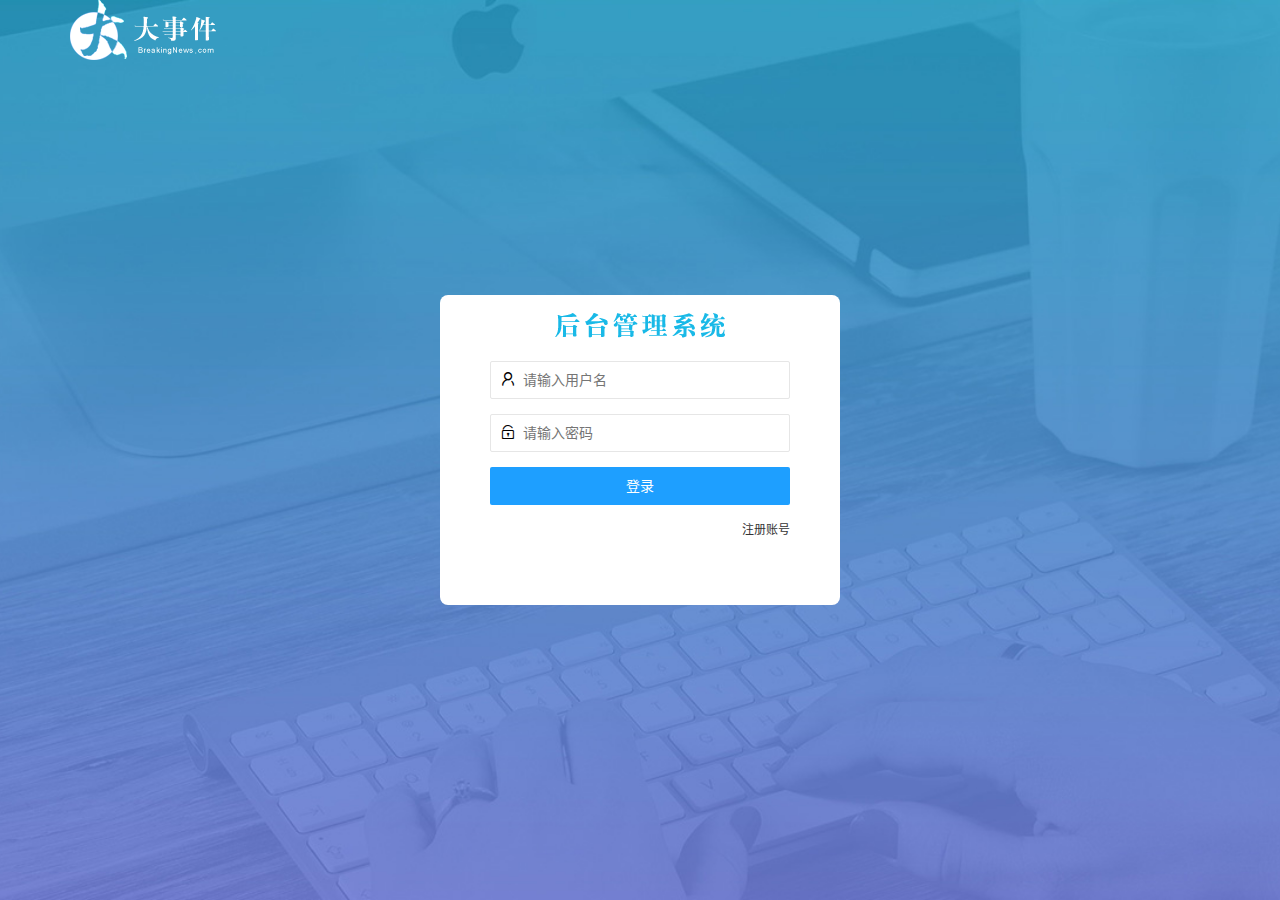
<file: login.html>
<!DOCTYPE html>
<html lang="zh-CN">
<head>
  <meta charset="UTF-8">
  <meta http-equiv="X-UA-Compatible" content="IE=edge">
  <meta name="viewport" content="width=device-width, initial-scale=1.0">
  <title>login</title>
  <link rel="stylesheet" href="./assets//lib/layui/css/layui.css">
  <link rel="stylesheet" href="./assets/css/login.css">
</head>
<body>
  <!-- 头部的 lodo 区域 -->
  <div class="layui-main">
    <img src="./assets/images/logo.png" alt="">
  </div>

  <!-- 登录注册区域 -->
  <div class="loginAndRegBox">
    <!-- login 图片 -->
    <div class="titile-box"></div>
    <!-- 登录的div -->
    <div class="login-box">
      <!-- 登录的表单 -->
      <form class="layui-form" action="" id="form_login">
        <!-- 用户名 -->
        <div class="layui-form-item">
          <i class="layui-icon layui-icon-username"></i>   
          <input type="text" name="username" required  lay-verify="required|username" placeholder="请输入用户名" autocomplete="off" class="layui-input">
        </div>
        <!-- 密码 -->
        <div class="layui-form-item">
          <i class="layui-icon layui-icon-password"></i>   
          <input type="password" name="password" required  lay-verify="required|pwd" placeholder="请输入密码" autocomplete="off" class="layui-input">
        </div>
        <!-- 登录按钮 -->
        <div class="layui-form-item">
          <button class="layui-btn layui-btn-normal layui-btn-fluid" lay-submit>登录</button>
        </div>
        <!-- 注册账号 -->
        <div class="layui-form-item links">
          <a href="#" id="link_reg">注册账号</a>
        </div>
      </form>
    </div>
    <!-- 注册的div -->
    <div class="reg-box">
      <!-- 登录的表单 -->
      <form class="layui-form" action="" id="form-res">
        <!-- 用户名 -->
        <div class="layui-form-item">
          <i class="layui-icon layui-icon-username"></i>   
          <input type="text" name="username" required  lay-verify="required" placeholder="请输入用户名" autocomplete="off" class="layui-input">
        </div>
        <!-- 密码 -->
        <div class="layui-form-item">
          <i class="layui-icon layui-icon-password"></i>   
          <input type="password" name="password" required  lay-verify="required|pwd" placeholder="请输入密码" autocomplete="off" class="layui-input">
        </div>
         <!-- 密码 -->
         <div class="layui-form-item">
          <i class="layui-icon layui-icon-password"></i>   
          <input type="password" name="repassword" required  lay-verify="required|pwd|repwd" placeholder="再次输入密码" autocomplete="off" class="layui-input">
        </div>
        <!-- 登录按钮 -->
        <div class="layui-form-item">
          <button class="layui-btn layui-btn-normal layui-btn-fluid" lay-submit>注册</button>
        </div>
        <!-- 注册账号 -->
        <div class="layui-form-item links">
          <a href="#" id="link_login">登录账号</a>
        </div>
      </form>
      
    </div>
  </div>
</body>
<!-- layui -->
<script src="./assets/lib/layui/layui.all.js"></script>
<script src="./assets/lib/jquery.js"></script>
<script src="./assets/js/baseAPI.js"></script>
<script src="./assets/js/login.js" type="text/javascript"></script>
</html>
</file>
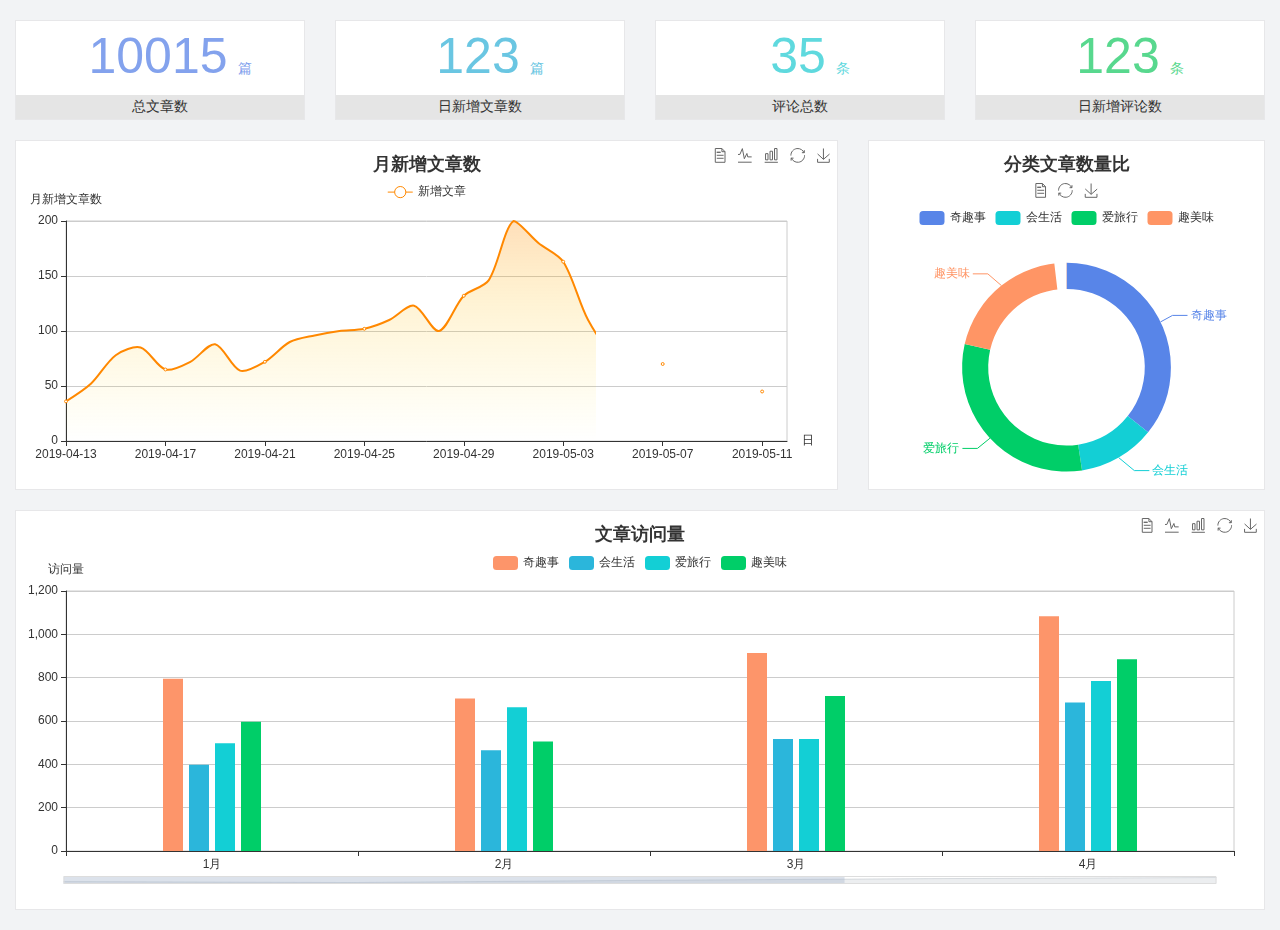
<file: home/dashboard.html>
<!DOCTYPE html>
<html lang="en">

<head>
  <meta charset="UTF-8">
  <meta name="viewport" content="width=device-width, initial-scale=1.0">
  <meta http-equiv="X-UA-Compatible" content="ie=edge">
  <title>图表统计</title>
  <link rel="stylesheet" href="../../assets/lib/bootstrap.css" />
  <link rel="stylesheet" href="../../assets/lib/main.css" />
  <script src="../../assets/lib/jquery.js"></script>
  <script type="text/javascript" src="../../assets/lib/echarts.min.js"></script>
</head>

<body>
  <div class="container-fluid">
    <div class="row spannel_list">
      <div class="col-sm-3 col-xs-6">
        <div class="spannel">
          <em>10015</em><span>篇</span>
          <b>总文章数</b>
        </div>
      </div>
      <div class="col-sm-3 col-xs-6">
        <div class="spannel scolor01">
          <em>123</em><span>篇</span>
          <b>日新增文章数</b>
        </div>
      </div>
      <div class="col-sm-3 col-xs-6">
        <div class="spannel scolor02">
          <em>35</em><span>条</span>
          <b>评论总数</b>
        </div>
      </div>
      <div class="col-sm-3 col-xs-6">
        <div class="spannel scolor03">
          <em>123</em><span>条</span>
          <b>日新增评论数</b>
        </div>
      </div>
    </div>
  </div>

  <div class="container-fluid">
    <div class="row curve-pie">
      <div class="col-lg-8 col-md-8">
        <div class="gragh_pannel" id="curve_show"></div>
      </div>
      <div class="col-lg-4 col-md-4">
        <div class="gragh_pannel" id="pie_show"></div>
      </div>
    </div>
  </div>

  <div class="container-fluid">
    <div class="column_pannel" id="column_show"></div>
  </div>

  <script>
    var oChart = echarts.init(document.getElementById('curve_show'));
    var aList_all = [
      { 'count': 36, 'date': '2019-04-13' },
      { 'count': 52, 'date': '2019-04-14' },
      { 'count': 78, 'date': '2019-04-15' },
      { 'count': 85, 'date': '2019-04-16' },
      { 'count': 65, 'date': '2019-04-17' },
      { 'count': 72, 'date': '2019-04-18' },
      { 'count': 88, 'date': '2019-04-19' },
      { 'count': 64, 'date': '2019-04-20' },
      { 'count': 72, 'date': '2019-04-21' },
      { 'count': 90, 'date': '2019-04-22' },
      { 'count': 96, 'date': '2019-04-23' },
      { 'count': 100, 'date': '2019-04-24' },
      { 'count': 102, 'date': '2019-04-25' },
      { 'count': 110, 'date': '2019-04-26' },
      { 'count': 123, 'date': '2019-04-27' },
      { 'count': 100, 'date': '2019-04-28' },
      { 'count': 132, 'date': '2019-04-29' },
      { 'count': 146, 'date': '2019-04-30' },
      { 'count': 200, 'date': '2019-05-01' },
      { 'count': 180, 'date': '2019-05-02' },
      { 'count': 163, 'date': '2019-05-03' },
      { 'count': 110, 'date': '2019-05-04' },
      { 'count': 80, 'date': '2019-05-05' },
      { 'count': 82, 'date': '2019-05-06' },
      { 'count': 70, 'date': '2019-05-07' },
      { 'count': 65, 'date': '2019-05-08' },
      { 'count': 54, 'date': '2019-05-09' },
      { 'count': 40, 'date': '2019-05-10' },
      { 'count': 45, 'date': '2019-05-11' },
      { 'count': 38, 'date': '2019-05-12' },
    ];

    let aCount = [];
    let aDate = [];

    for (var i = 0; i < aList_all.length; i++) {
      aCount.push(aList_all[i].count);
      aDate.push(aList_all[i].date);
    }

    var chartopt = {
      title: {
        text: '月新增文章数',
        left: 'center',
        top: '10'
      },
      tooltip: {
        trigger: 'axis'
      },
      legend: {
        data: ['新增文章'],
        top: '40'
      },
      toolbox: {
        show: true,
        feature: {
          mark: { show: true },
          dataView: { show: true, readOnly: false },
          magicType: { show: true, type: ['line', 'bar'] },
          restore: { show: true },
          saveAsImage: { show: true }
        }
      },
      calculable: true,
      xAxis: [
        {
          name: '日',
          type: 'category',
          boundaryGap: false,
          data: aDate
        }
      ],
      yAxis: [
        {
          name: '月新增文章数',
          type: 'value'
        }
      ],
      series: [
        {
          name: '新增文章',
          type: 'line',
          smooth: true,
          itemStyle: { normal: { areaStyle: { type: 'default' }, color: '#f80' }, lineStyle: { color: '#f80' } },
          data: aCount
        }],
      areaStyle: {
        normal: {
          color: new echarts.graphic.LinearGradient(0, 0, 0, 1, [{
            offset: 0,
            color: 'rgba(255,136,0,0.39)'
          }, {
            offset: .34,
            color: 'rgba(255,180,0,0.25)'
          }, {
            offset: 1,
            color: 'rgba(255,222,0,0.00)'
          }])

        }
      },
      grid: {
        show: true,
        x: 50,
        x2: 50,
        y: 80,
        height: 220
      }
    };

    oChart.setOption(chartopt);


    var oPie = echarts.init(document.getElementById('pie_show'));
    var oPieopt =
    {
      title: {
        top: 10,
        text: '分类文章数量比',
        x: 'center'
      },
      tooltip: {
        trigger: 'item',
        formatter: "{a} <br/>{b} : {c} ({d}%)"
      },
      color: ['#5885e8', '#13cfd5', '#00ce68', '#ff9565'],
      legend: {
        x: 'center',
        top: 65,
        data: ['奇趣事', '会生活', '爱旅行', '趣美味']
      },
      toolbox: {
        show: true,
        x: 'center',
        top: 35,
        feature: {
          mark: { show: true },
          dataView: { show: true, readOnly: false },
          magicType: {
            show: true,
            type: ['pie', 'funnel'],
            option: {
              funnel: {
                x: '25%',
                width: '50%',
                funnelAlign: 'left',
                max: 1548
              }
            }
          },
          restore: { show: true },
          saveAsImage: { show: true }
        }
      },
      calculable: true,
      series: [
        {
          name: '访问来源',
          type: 'pie',
          radius: ['45%', '60%'],
          center: ['50%', '65%'],
          data: [
            { value: 300, name: '奇趣事' },
            { value: 100, name: '会生活' },
            { value: 260, name: '爱旅行' },
            { value: 180, name: '趣美味' }
          ]
        }
      ]
    };
    oPie.setOption(oPieopt);



    var oColumn = this.echarts.init(document.getElementById('column_show'));
    var oColumnopt =
    {
      title: {
        text: '文章访问量',
        left: 'center',
        top: '10'
      },
      tooltip: {
        trigger: 'axis'
      },
      legend: {
        data: ['奇趣事', '会生活', '爱旅行', '趣美味'],
        top: '40'
      },
      toolbox: {
        show: true,
        feature: {
          mark: { show: true },
          dataView: { show: true, readOnly: false },
          magicType: { show: true, type: ['line', 'bar'] },
          restore: { show: true },
          saveAsImage: { show: true }
        }
      },
      calculable: true,
      xAxis: [
        {
          type: 'category',
          data: ['1月', '2月', '3月', '4月', '5月']
        }
      ],
      yAxis: [
        {
          name: '访问量',
          type: 'value'
        }
      ],
      series: [
        {
          name: '奇趣事',
          type: 'bar',
          barWidth: 20,
          itemStyle: {
            normal: { areaStyle: { type: 'default' }, color: '#fd956a' }
          },
          data: [800, 708, 920, 1090, 1200]
        },
        {
          name: '会生活',
          type: 'bar',
          barWidth: 20,
          itemStyle: {
            normal: { areaStyle: { type: 'default' }, color: '#2bb6db' }
          },
          data: [400, 468, 520, 690, 800]
        },
        {
          name: '爱旅行',
          type: 'bar',
          barWidth: 20,
          itemStyle: {
            normal: { areaStyle: { type: 'default' }, color: '#13cfd5' }
          },
          data: [500, 668, 520, 790, 900]
        },
        {
          name: '趣美味',
          type: 'bar',
          barWidth: 20,
          itemStyle: {
            normal: { areaStyle: { type: 'default' }, color: '#00ce68' }
          },
          data: [600, 508, 720, 890, 1000]
        }
      ],
      grid: {
        show: true,
        x: 50,
        x2: 30,
        y: 80,
        height: 260
      },
      dataZoom: [//给x轴设置滚动条
        {
          start: 0,//默认为0
          end: 100 - 1000 / 31,//默认为100
          type: 'slider',
          show: true,
          xAxisIndex: [0],
          handleSize: 0,//滑动条的 左右2个滑动条的大小
          height: 8,//组件高度
          left: 45, //左边的距离
          right: 50,//右边的距离
          bottom: 26,//右边的距离
          handleColor: '#ddd',//h滑动图标的颜色
          handleStyle: {
            borderColor: "#cacaca",
            borderWidth: "1",
            shadowBlur: 2,
            background: "#ddd",
            shadowColor: "#ddd",
          }
        }]
    };
    oColumn.setOption(oColumnopt);
  </script>
</body>

</html>
</file>
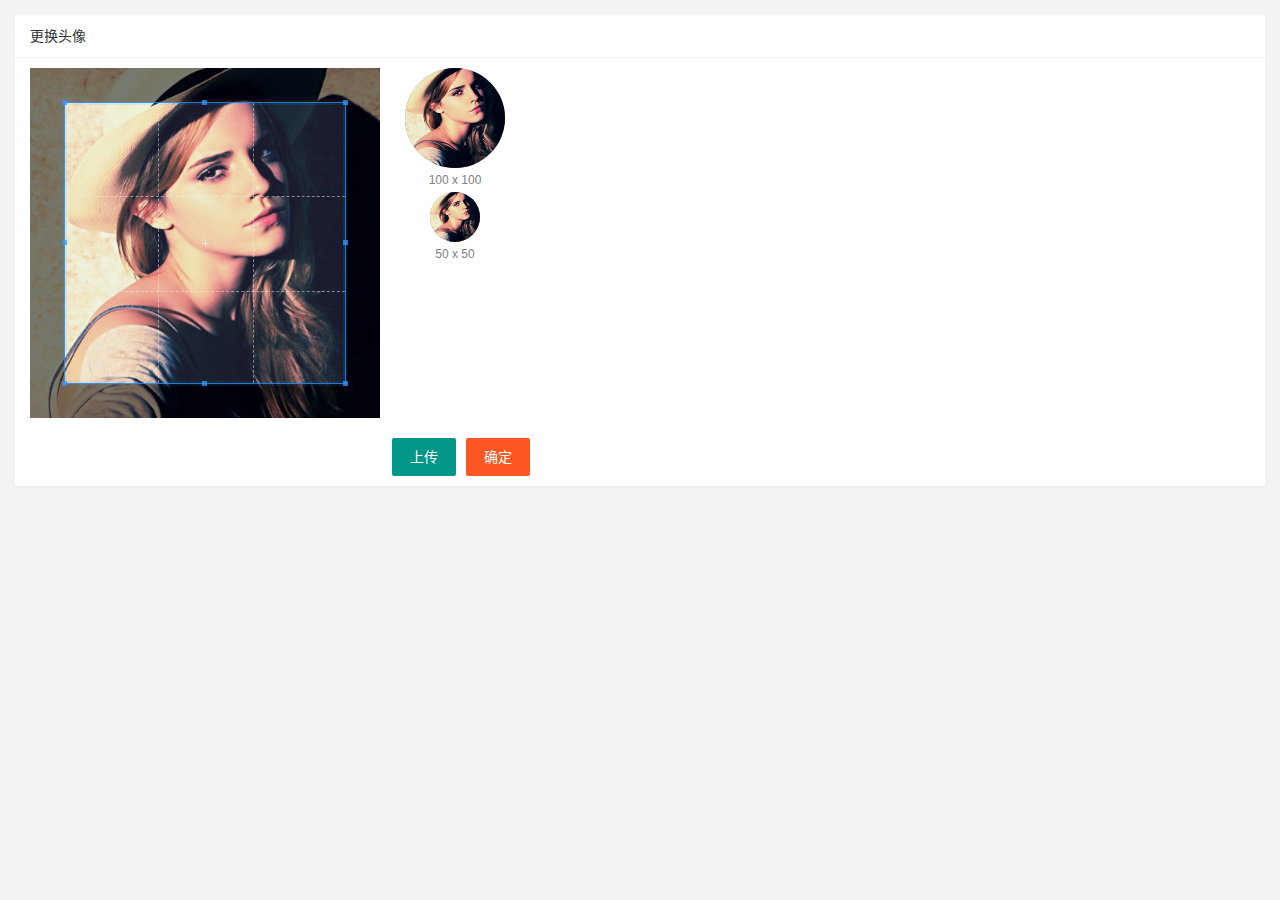
<file: user/user_avatar.html>
<!DOCTYPE html>
<html lang="zh-CN">
<head>
  <meta charset="UTF-8">
  <meta http-equiv="X-UA-Compatible" content="IE=edge">
  <meta name="viewport" content="width=device-width, initial-scale=1.0">
  <title>Document</title>
  <link rel="stylesheet" href="../assets/lib/layui/css/layui.css">
  <link rel="stylesheet" href="../assets/lib/cropper/cropper.css">
  <link rel="stylesheet" href="../assets/css/user/user_avatar.css">
</head>
<body>
  <!-- 卡片区域 -->
  <div class="layui-card">
    <div class="layui-card-header">更换头像</div>
    <div class="layui-card-body">
      <!-- 第一行的图片裁剪和预览区域 -->
      <div class="row1">
          <!-- 图片区域 -->
        <div class="cropper-box">
          <!-- 这个img标签很懂要，将来会把他初始化为建材区域 -->
          <img id="image" src="/assets/images/sample.jpg">
        </div>
        <!-- 图片的预览区域 -->
        <div class="preview-box">
          <div>
            <!-- 宽高为 100px 的预览区域 -->
            <div class="img-preview w100"></div>
            <p class="size">100 x 100</p>
          </div>
          <div>
            <!-- 宽高为 50px 的预览区域 -->
            <div class="img-preview w50"></div>
            <p class="size">50 x 50</p>
          </div>
        </div>
      </div>
      <!-- 第二行的按钮区域 -->
      <div class="row2">
        <!-- 通过 accept 属性，可以指定，允许用户选择什么类型的文件 -->
        <input type="file" id="file" accept="image/png, image/jpeg, image/jpg">
        <button type="button" class="layui-btn" id="btnChooseImage">上传</button>
        <button type="button" class="layui-btn layui-btn-danger" id="btnUpload">确定</button>
      </div>
    
    </div>        
  </div>

  <script src="../assets/lib/layui/layui.all.js"></script>
  <script src="../assets/lib/jquery.js"></script>
  <script src="../assets/lib/cropper/Cropper.js"></script>
  <script src="../assets/lib/cropper/jquery-cropper.js"></script>
  <script src="../assets/js/baseAPI.js"></script>
  <script src="../assets/js/user/user_avatar.js"></script>
</body>
</html>
</file>
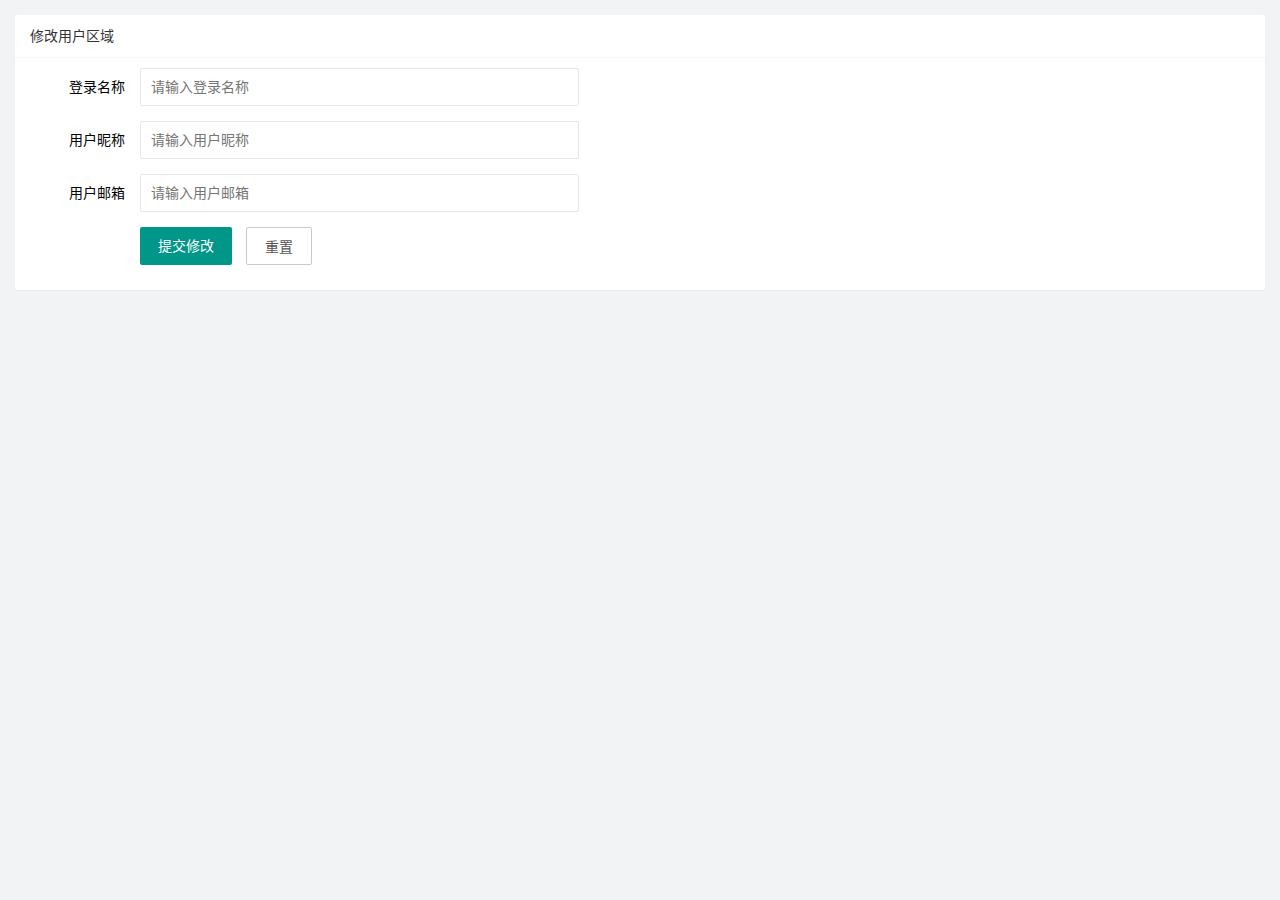
<file: user/user_info.html>
<!DOCTYPE html>
<html lang="zh-Cn">
<head>
  <meta charset="UTF-8">
  <meta http-equiv="X-UA-Compatible" content="IE=edge">
  <meta name="viewport" content="width=device-width, initial-scale=1.0">
  <title>Document</title>
  <link rel="stylesheet" href="../assets/lib/layui/css/layui.css">
  <link rel="stylesheet" href="../assets/css/user/user_info.css">
</head>
<body>
  <div class="layui-card">
    <div class="layui-card-header">修改用户区域</div>
    <div class="layui-card-body">
      <form class="layui-form" action="" lay-filter='formUserInfo'>
        <!-- 隐藏域 -->
        <input type="hidden" name="id">
        <div class="layui-form-item">
          <label class="layui-form-label">登录名称</label>
          <div class="layui-input-block">
            <input type="text" name="username" required  lay-verify="required" placeholder="请输入登录名称" autocomplete="off" class="layui-input">
          </div>
        </div>
        <div class="layui-form-item">
          <label class="layui-form-label">用户昵称</label>
          <div class="layui-input-block">
            <input type="text" name="nickname" required  lay-verify="required|nickname" placeholder="请输入用户昵称" autocomplete="off" class="layui-input">
          </div>
        </div>
        <div class="layui-form-item">
          <label class="layui-form-label">用户邮箱</label>
          <div class="layui-input-block">
            <input type="text" name="email" required  lay-verify="required|email" placeholder="请输入用户邮箱" autocomplete="off" class="layui-input">
          </div>
        </div>
        <div class="layui-form-item">
          <div class="layui-input-block">
            <button class="layui-btn" lay-submit lay-filter="formDemo">提交修改</button>
            <button type="reset" class="layui-btn layui-btn-primary" id="btnReset">重置</button>
          </div>
        </div>
      </form>
    </div>
   
  </div>
  
  <script src="../assets/lib/layui/layui.all.js"></script>
  <script src="../assets/lib/jquery.js"></script>
  <script src="../assets/js/baseAPI.js"></script>
  <script src="../assets/js/user/user_info.js"></script>

</body>
</html>
</file>
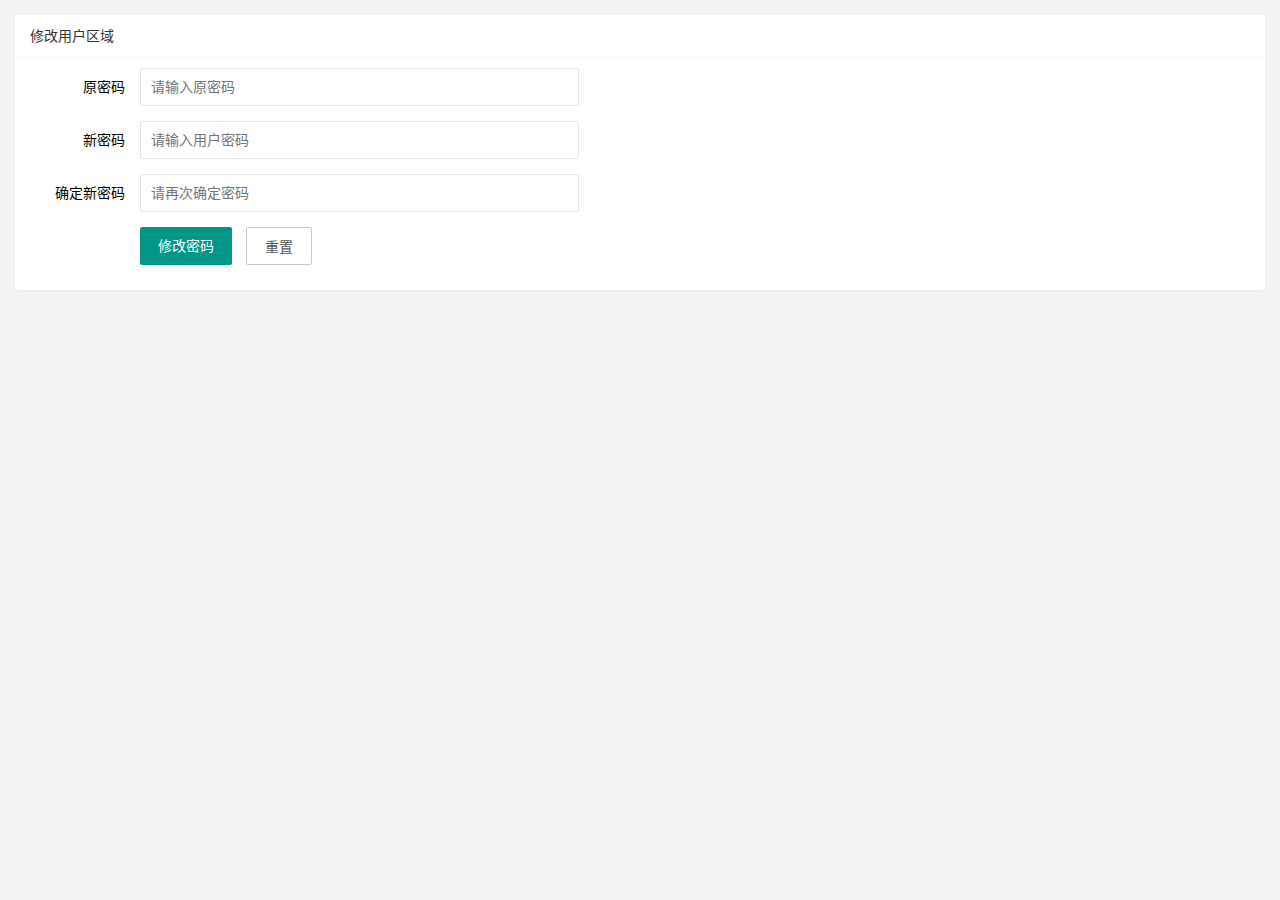
<file: user/user_pwd.html>
<!DOCTYPE html>
<html lang="zh-CN">
<head>
  <meta charset="UTF-8">
  <meta http-equiv="X-UA-Compatible" content="IE=edge">
  <meta name="viewport" content="width=device-width, initial-scale=1.0">
  <title>Document</title>
  <link rel="stylesheet" href="../assets/lib/layui/css/layui.css">
  <link rel="stylesheet" href="../assets/css/user/user_info.css">
</head>

<body>
  
  <div class="layui-card">
    <div class="layui-card-header">修改用户区域</div>
    <div class="layui-card-body">
      <form class="layui-form"lay-filter='formUserInfo'>
        <!-- 隐藏域 -->
        <input type="hidden" name="id">
        <div class="layui-form-item">
          <label class="layui-form-label">原密码</label>
          <div class="layui-input-block">
            <input type="password" name="oldPwd" required  lay-verify="required|pwd" placeholder="请输入原密码" autocomplete="off" class="layui-input">
          </div>
        </div>
        <div class="layui-form-item">
          <label class="layui-form-label">新密码</label>
          <div class="layui-input-block">
            <input type="password" name="newPwd" required  lay-verify="required|pwd|samePwd" placeholder="请输入用户密码" autocomplete="off" class="layui-input">
          </div>
        </div>
        <div class="layui-form-item">
          <label class="layui-form-label">确定新密码</label>
          <div class="layui-input-block">
            <input type="password" name="rePwd" required  lay-verify="required|pwd|rePwd" placeholder="请再次确定密码" autocomplete="off" class="layui-input">
          </div>
        </div>
        <div class="layui-form-item">
          <div class="layui-input-block">
            <button class="layui-btn" lay-submit lay-filter="formDemo">修改密码</button>
            <button type="reset" class="layui-btn layui-btn-primary" id="btnReset">重置</button>
          </div>
        </div>
      </form>
    </div>
   
  </div>

  <script src="../assets/lib/layui/layui.all.js"></script>
  <script src="../assets/lib/jquery.js"></script>
  <script src="../assets/js/baseAPI.js"></script>
  <script src="../assets/js/user/user_pwd.js"></script>
</body>
</html>
</file>
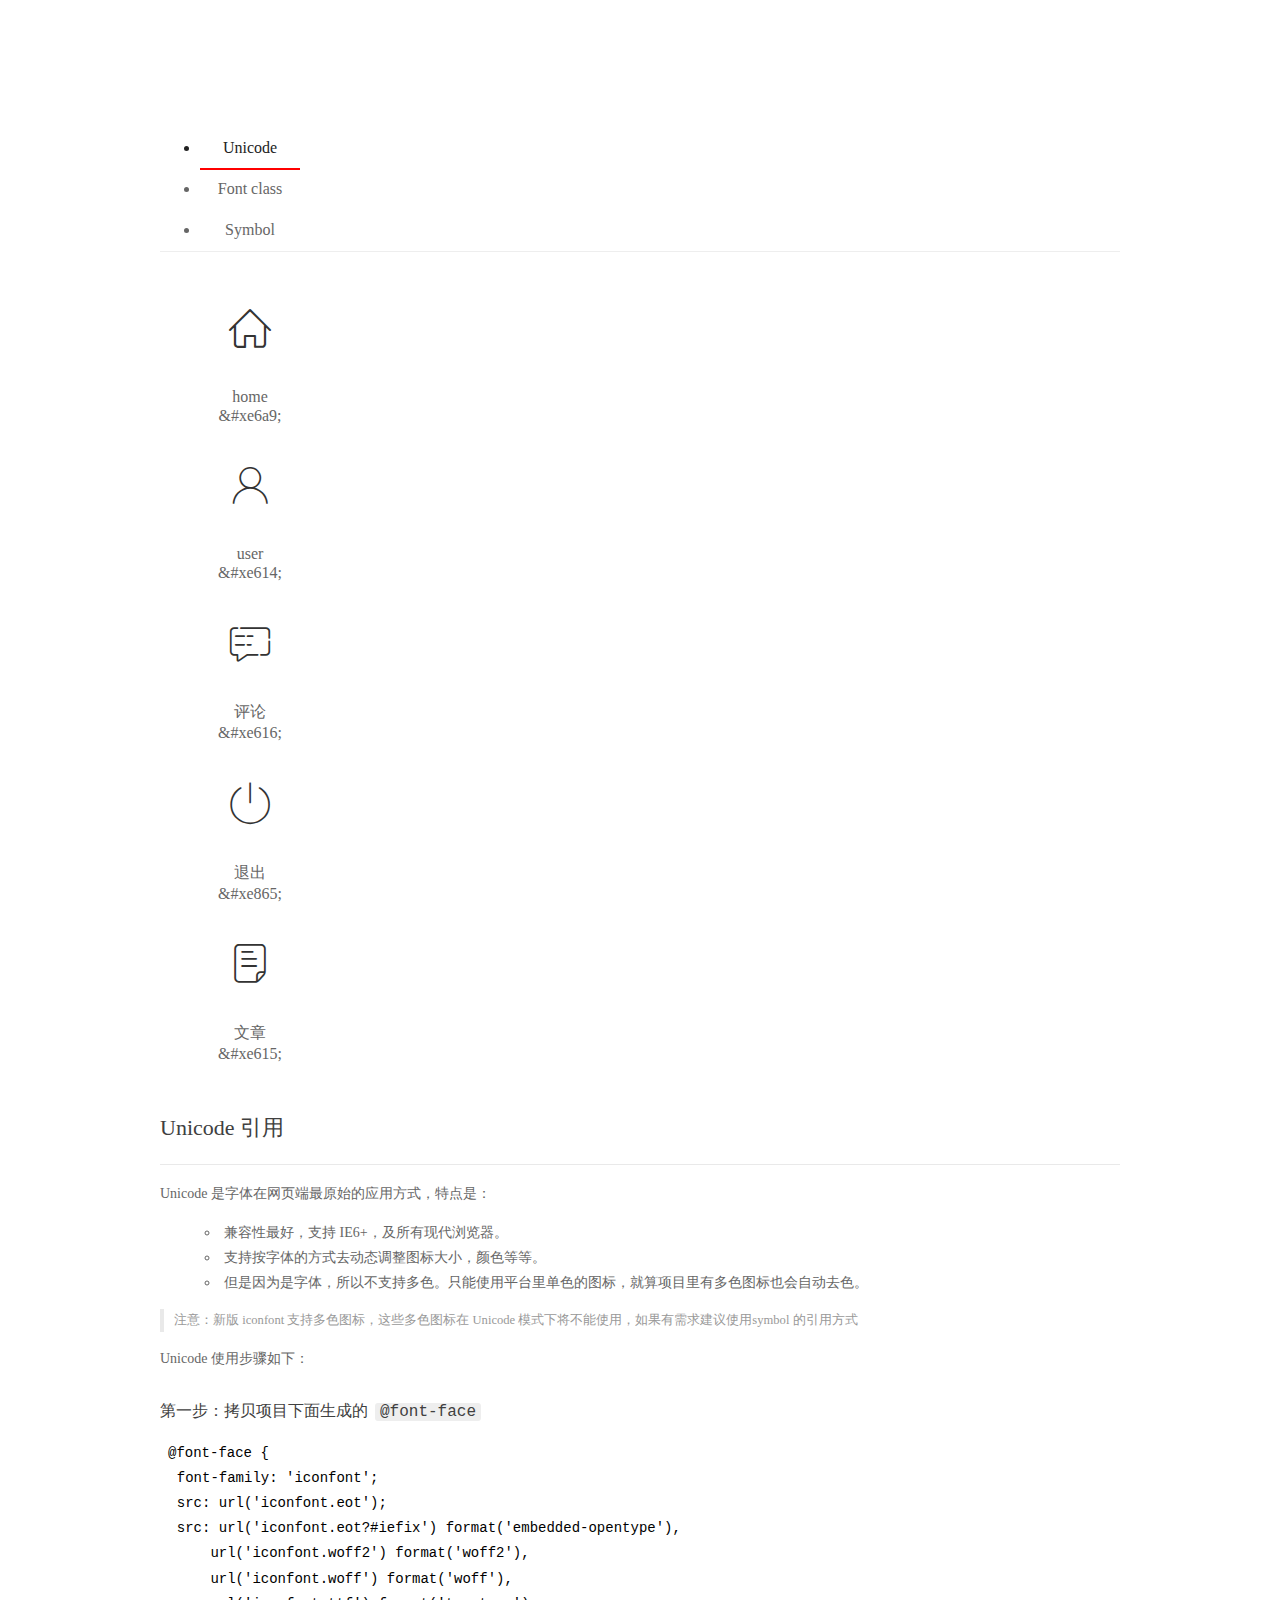
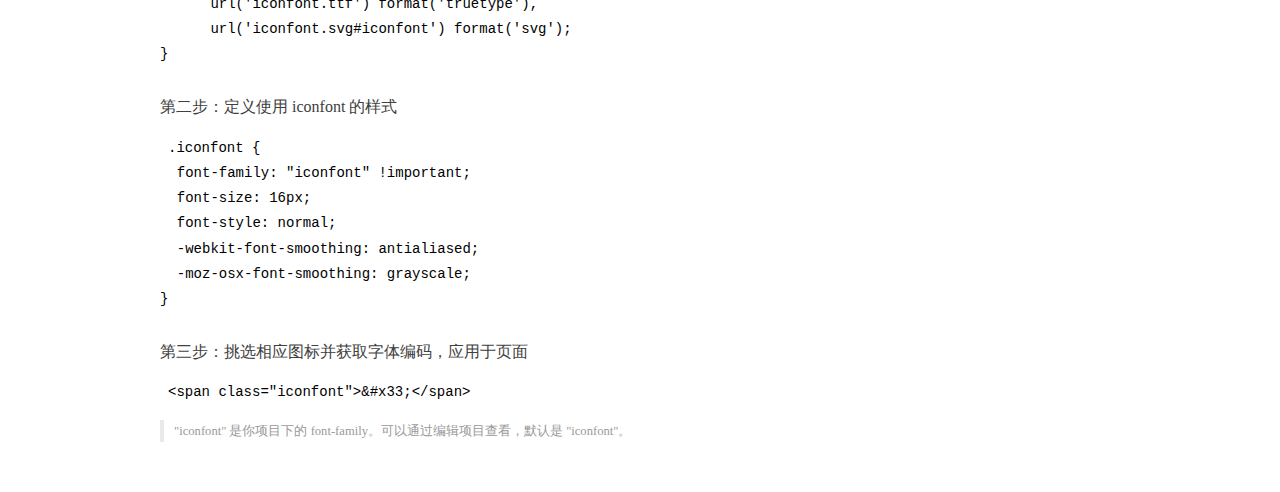
<file: assets/fonts/demo_index.html>
<!DOCTYPE html>
<html>
<head>
  <meta charset="utf-8"/>
  <title>IconFont Demo</title>
  <link rel="shortcut icon" href="https://gtms04.alicdn.com/tps/i4/TB1_oz6GVXXXXaFXpXXJDFnIXXX-64-64.ico" type="image/x-icon"/>
  <link rel="stylesheet" href="https://g.alicdn.com/thx/cube/1.3.2/cube.min.css">
  <link rel="stylesheet" href="demo.css">
  <link rel="stylesheet" href="iconfont.css">
  <script src="iconfont.js"></script>
  <!-- jQuery -->
  <script src="https://a1.alicdn.com/oss/uploads/2018/12/26/7bfddb60-08e8-11e9-9b04-53e73bb6408b.js"></script>
  <!-- 代码高亮 -->
  <script src="https://a1.alicdn.com/oss/uploads/2018/12/26/a3f714d0-08e6-11e9-8a15-ebf944d7534c.js"></script>
</head>
<body>
  <div class="main">
    <h1 class="logo"><a href="https://www.iconfont.cn/" title="iconfont 首页" target="_blank">&#xe86b;</a></h1>
    <div class="nav-tabs">
      <ul id="tabs" class="dib-box">
        <li class="dib active"><span>Unicode</span></li>
        <li class="dib"><span>Font class</span></li>
        <li class="dib"><span>Symbol</span></li>
      </ul>
      
    </div>
    <div class="tab-container">
      <div class="content unicode" style="display: block;">
          <ul class="icon_lists dib-box">
          
            <li class="dib">
              <span class="icon iconfont">&#xe6a9;</span>
                <div class="name">home</div>
                <div class="code-name">&amp;#xe6a9;</div>
              </li>
          
            <li class="dib">
              <span class="icon iconfont">&#xe614;</span>
                <div class="name">user</div>
                <div class="code-name">&amp;#xe614;</div>
              </li>
          
            <li class="dib">
              <span class="icon iconfont">&#xe616;</span>
                <div class="name">评论</div>
                <div class="code-name">&amp;#xe616;</div>
              </li>
          
            <li class="dib">
              <span class="icon iconfont">&#xe865;</span>
                <div class="name">退出</div>
                <div class="code-name">&amp;#xe865;</div>
              </li>
          
            <li class="dib">
              <span class="icon iconfont">&#xe615;</span>
                <div class="name">文章</div>
                <div class="code-name">&amp;#xe615;</div>
              </li>
          
          </ul>
          <div class="article markdown">
          <h2 id="unicode-">Unicode 引用</h2>
          <hr>

          <p>Unicode 是字体在网页端最原始的应用方式，特点是：</p>
          <ul>
            <li>兼容性最好，支持 IE6+，及所有现代浏览器。</li>
            <li>支持按字体的方式去动态调整图标大小，颜色等等。</li>
            <li>但是因为是字体，所以不支持多色。只能使用平台里单色的图标，就算项目里有多色图标也会自动去色。</li>
          </ul>
          <blockquote>
            <p>注意：新版 iconfont 支持多色图标，这些多色图标在 Unicode 模式下将不能使用，如果有需求建议使用symbol 的引用方式</p>
          </blockquote>
          <p>Unicode 使用步骤如下：</p>
          <h3 id="-font-face">第一步：拷贝项目下面生成的 <code>@font-face</code></h3>
<pre><code class="language-css"
>@font-face {
  font-family: 'iconfont';
  src: url('iconfont.eot');
  src: url('iconfont.eot?#iefix') format('embedded-opentype'),
      url('iconfont.woff2') format('woff2'),
      url('iconfont.woff') format('woff'),
      url('iconfont.ttf') format('truetype'),
      url('iconfont.svg#iconfont') format('svg');
}
</code></pre>
          <h3 id="-iconfont-">第二步：定义使用 iconfont 的样式</h3>
<pre><code class="language-css"
>.iconfont {
  font-family: "iconfont" !important;
  font-size: 16px;
  font-style: normal;
  -webkit-font-smoothing: antialiased;
  -moz-osx-font-smoothing: grayscale;
}
</code></pre>
          <h3 id="-">第三步：挑选相应图标并获取字体编码，应用于页面</h3>
<pre>
<code class="language-html"
>&lt;span class="iconfont"&gt;&amp;#x33;&lt;/span&gt;
</code></pre>
          <blockquote>
            <p>"iconfont" 是你项目下的 font-family。可以通过编辑项目查看，默认是 "iconfont"。</p>
          </blockquote>
          </div>
      </div>
      <div class="content font-class">
        <ul class="icon_lists dib-box">
          
          <li class="dib">
            <span class="icon iconfont icon-home"></span>
            <div class="name">
              home
            </div>
            <div class="code-name">.icon-home
            </div>
          </li>
          
          <li class="dib">
            <span class="icon iconfont icon-user"></span>
            <div class="name">
              user
            </div>
            <div class="code-name">.icon-user
            </div>
          </li>
          
          <li class="dib">
            <span class="icon iconfont icon-pinglun"></span>
            <div class="name">
              评论
            </div>
            <div class="code-name">.icon-pinglun
            </div>
          </li>
          
          <li class="dib">
            <span class="icon iconfont icon-tuichu"></span>
            <div class="name">
              退出
            </div>
            <div class="code-name">.icon-tuichu
            </div>
          </li>
          
          <li class="dib">
            <span class="icon iconfont icon-16"></span>
            <div class="name">
              文章
            </div>
            <div class="code-name">.icon-16
            </div>
          </li>
          
        </ul>
        <div class="article markdown">
        <h2 id="font-class-">font-class 引用</h2>
        <hr>

        <p>font-class 是 Unicode 使用方式的一种变种，主要是解决 Unicode 书写不直观，语意不明确的问题。</p>
        <p>与 Unicode 使用方式相比，具有如下特点：</p>
        <ul>
          <li>兼容性良好，支持 IE8+，及所有现代浏览器。</li>
          <li>相比于 Unicode 语意明确，书写更直观。可以很容易分辨这个 icon 是什么。</li>
          <li>因为使用 class 来定义图标，所以当要替换图标时，只需要修改 class 里面的 Unicode 引用。</li>
          <li>不过因为本质上还是使用的字体，所以多色图标还是不支持的。</li>
        </ul>
        <p>使用步骤如下：</p>
        <h3 id="-fontclass-">第一步：引入项目下面生成的 fontclass 代码：</h3>
<pre><code class="language-html">&lt;link rel="stylesheet" href="./iconfont.css"&gt;
</code></pre>
        <h3 id="-">第二步：挑选相应图标并获取类名，应用于页面：</h3>
<pre><code class="language-html">&lt;span class="iconfont icon-xxx"&gt;&lt;/span&gt;
</code></pre>
        <blockquote>
          <p>"
            iconfont" 是你项目下的 font-family。可以通过编辑项目查看，默认是 "iconfont"。</p>
        </blockquote>
      </div>
      </div>
      <div class="content symbol">
          <ul class="icon_lists dib-box">
          
            <li class="dib">
                <svg class="icon svg-icon" aria-hidden="true">
                  <use xlink:href="#icon-home"></use>
                </svg>
                <div class="name">home</div>
                <div class="code-name">#icon-home</div>
            </li>
          
            <li class="dib">
                <svg class="icon svg-icon" aria-hidden="true">
                  <use xlink:href="#icon-user"></use>
                </svg>
                <div class="name">user</div>
                <div class="code-name">#icon-user</div>
            </li>
          
            <li class="dib">
                <svg class="icon svg-icon" aria-hidden="true">
                  <use xlink:href="#icon-pinglun"></use>
                </svg>
                <div class="name">评论</div>
                <div class="code-name">#icon-pinglun</div>
            </li>
          
            <li class="dib">
                <svg class="icon svg-icon" aria-hidden="true">
                  <use xlink:href="#icon-tuichu"></use>
                </svg>
                <div class="name">退出</div>
                <div class="code-name">#icon-tuichu</div>
            </li>
          
            <li class="dib">
                <svg class="icon svg-icon" aria-hidden="true">
                  <use xlink:href="#icon-16"></use>
                </svg>
                <div class="name">文章</div>
                <div class="code-name">#icon-16</div>
            </li>
          
          </ul>
          <div class="article markdown">
          <h2 id="symbol-">Symbol 引用</h2>
          <hr>

          <p>这是一种全新的使用方式，应该说这才是未来的主流，也是平台目前推荐的用法。相关介绍可以参考这篇<a href="">文章</a>
            这种用法其实是做了一个 SVG 的集合，与另外两种相比具有如下特点：</p>
          <ul>
            <li>支持多色图标了，不再受单色限制。</li>
            <li>通过一些技巧，支持像字体那样，通过 <code>font-size</code>, <code>color</code> 来调整样式。</li>
            <li>兼容性较差，支持 IE9+，及现代浏览器。</li>
            <li>浏览器渲染 SVG 的性能一般，还不如 png。</li>
          </ul>
          <p>使用步骤如下：</p>
          <h3 id="-symbol-">第一步：引入项目下面生成的 symbol 代码：</h3>
<pre><code class="language-html">&lt;script src="./iconfont.js"&gt;&lt;/script&gt;
</code></pre>
          <h3 id="-css-">第二步：加入通用 CSS 代码（引入一次就行）：</h3>
<pre><code class="language-html">&lt;style&gt;
.icon {
  width: 1em;
  height: 1em;
  vertical-align: -0.15em;
  fill: currentColor;
  overflow: hidden;
}
&lt;/style&gt;
</code></pre>
          <h3 id="-">第三步：挑选相应图标并获取类名，应用于页面：</h3>
<pre><code class="language-html">&lt;svg class="icon" aria-hidden="true"&gt;
  &lt;use xlink:href="#icon-xxx"&gt;&lt;/use&gt;
&lt;/svg&gt;
</code></pre>
          </div>
      </div>

    </div>
  </div>
  <script>
  $(document).ready(function () {
      $('.tab-container .content:first').show()

      $('#tabs li').click(function (e) {
        var tabContent = $('.tab-container .content')
        var index = $(this).index()

        if ($(this).hasClass('active')) {
          return
        } else {
          $('#tabs li').removeClass('active')
          $(this).addClass('active')

          tabContent.hide().eq(index).fadeIn()
        }
      })
    })
  </script>
</body>
</html>
</file>
<file: assets/lib/layui/css/layui.css>
/** layui-v2.5.5 MIT License By https://www.layui.com */
 .layui-inline,img{display:inline-block;vertical-align:middle}h1,h2,h3,h4,h5,h6{font-weight:400}.layui-edge,.layui-header,.layui-inline,.layui-main{position:relative}.layui-body,.layui-edge,.layui-elip{overflow:hidden}.layui-btn,.layui-edge,.layui-inline,img{vertical-align:middle}.layui-btn,.layui-disabled,.layui-icon,.layui-unselect{-moz-user-select:none;-webkit-user-select:none;-ms-user-select:none}.layui-elip,.layui-form-checkbox span,.layui-form-pane .layui-form-label{text-overflow:ellipsis;white-space:nowrap}.layui-breadcrumb,.layui-tree-btnGroup{visibility:hidden}blockquote,body,button,dd,div,dl,dt,form,h1,h2,h3,h4,h5,h6,input,li,ol,p,pre,td,textarea,th,ul{margin:0;padding:0;-webkit-tap-highlight-color:rgba(0,0,0,0)}a:active,a:hover{outline:0}img{border:none}li{list-style:none}table{border-collapse:collapse;border-spacing:0}h4,h5,h6{font-size:100%}button,input,optgroup,option,select,textarea{font-family:inherit;font-size:inherit;font-style:inherit;font-weight:inherit;outline:0}pre{white-space:pre-wrap;white-space:-moz-pre-wrap;white-space:-pre-wrap;white-space:-o-pre-wrap;word-wrap:break-word}body{line-height:24px;font:14px Helvetica Neue,Helvetica,PingFang SC,Tahoma,Arial,sans-serif}hr{height:1px;margin:10px 0;border:0;clear:both}a{color:#333;text-decoration:none}a:hover{color:#777}a cite{font-style:normal;*cursor:pointer}.layui-border-box,.layui-border-box *{box-sizing:border-box}.layui-box,.layui-box *{box-sizing:content-box}.layui-clear{clear:both;*zoom:1}.layui-clear:after{content:'\20';clear:both;*zoom:1;display:block;height:0}.layui-inline{*display:inline;*zoom:1}.layui-edge{display:inline-block;width:0;height:0;border-width:6px;border-style:dashed;border-color:transparent}.layui-edge-top{top:-4px;border-bottom-color:#999;border-bottom-style:solid}.layui-edge-right{border-left-color:#999;border-left-style:solid}.layui-edge-bottom{top:2px;border-top-color:#999;border-top-style:solid}.layui-edge-left{border-right-color:#999;border-right-style:solid}.layui-disabled,.layui-disabled:hover{color:#d2d2d2!important;cursor:not-allowed!important}.layui-circle{border-radius:100%}.layui-show{display:block!important}.layui-hide{display:none!important}@font-face{font-family:layui-icon;src:url(../font/iconfont.eot?v=250);src:url(../font/iconfont.eot?v=250#iefix) format('embedded-opentype'),url(../font/iconfont.woff2?v=250) format('woff2'),url(../font/iconfont.woff?v=250) format('woff'),url(../font/iconfont.ttf?v=250) format('truetype'),url(../font/iconfont.svg?v=250#layui-icon) format('svg')}.layui-icon{font-family:layui-icon!important;font-size:16px;font-style:normal;-webkit-font-smoothing:antialiased;-moz-osx-font-smoothing:grayscale}.layui-icon-reply-fill:before{content:"\e611"}.layui-icon-set-fill:before{content:"\e614"}.layui-icon-menu-fill:before{content:"\e60f"}.layui-icon-search:before{content:"\e615"}.layui-icon-share:before{content:"\e641"}.layui-icon-set-sm:before{content:"\e620"}.layui-icon-engine:before{content:"\e628"}.layui-icon-close:before{content:"\1006"}.layui-icon-close-fill:before{content:"\1007"}.layui-icon-chart-screen:before{content:"\e629"}.layui-icon-star:before{content:"\e600"}.layui-icon-circle-dot:before{content:"\e617"}.layui-icon-chat:before{content:"\e606"}.layui-icon-release:before{content:"\e609"}.layui-icon-list:before{content:"\e60a"}.layui-icon-chart:before{content:"\e62c"}.layui-icon-ok-circle:before{content:"\1005"}.layui-icon-layim-theme:before{content:"\e61b"}.layui-icon-table:before{content:"\e62d"}.layui-icon-right:before{content:"\e602"}.layui-icon-left:before{content:"\e603"}.layui-icon-cart-simple:before{content:"\e698"}.layui-icon-face-cry:before{content:"\e69c"}.layui-icon-face-smile:before{content:"\e6af"}.layui-icon-survey:before{content:"\e6b2"}.layui-icon-tree:before{content:"\e62e"}.layui-icon-upload-circle:before{content:"\e62f"}.layui-icon-add-circle:before{content:"\e61f"}.layui-icon-download-circle:before{content:"\e601"}.layui-icon-templeate-1:before{content:"\e630"}.layui-icon-util:before{content:"\e631"}.layui-icon-face-surprised:before{content:"\e664"}.layui-icon-edit:before{content:"\e642"}.layui-icon-speaker:before{content:"\e645"}.layui-icon-down:before{content:"\e61a"}.layui-icon-file:before{content:"\e621"}.layui-icon-layouts:before{content:"\e632"}.layui-icon-rate-half:before{content:"\e6c9"}.layui-icon-add-circle-fine:before{content:"\e608"}.layui-icon-prev-circle:before{content:"\e633"}.layui-icon-read:before{content:"\e705"}.layui-icon-404:before{content:"\e61c"}.layui-icon-carousel:before{content:"\e634"}.layui-icon-help:before{content:"\e607"}.layui-icon-code-circle:before{content:"\e635"}.layui-icon-water:before{content:"\e636"}.layui-icon-username:before{content:"\e66f"}.layui-icon-find-fill:before{content:"\e670"}.layui-icon-about:before{content:"\e60b"}.layui-icon-location:before{content:"\e715"}.layui-icon-up:before{content:"\e619"}.layui-icon-pause:before{content:"\e651"}.layui-icon-date:before{content:"\e637"}.layui-icon-layim-uploadfile:before{content:"\e61d"}.layui-icon-delete:before{content:"\e640"}.layui-icon-play:before{content:"\e652"}.layui-icon-top:before{content:"\e604"}.layui-icon-friends:before{content:"\e612"}.layui-icon-refresh-3:before{content:"\e9aa"}.layui-icon-ok:before{content:"\e605"}.layui-icon-layer:before{content:"\e638"}.layui-icon-face-smile-fine:before{content:"\e60c"}.layui-icon-dollar:before{content:"\e659"}.layui-icon-group:before{content:"\e613"}.layui-icon-layim-download:before{content:"\e61e"}.layui-icon-picture-fine:before{content:"\e60d"}.layui-icon-link:before{content:"\e64c"}.layui-icon-diamond:before{content:"\e735"}.layui-icon-log:before{content:"\e60e"}.layui-icon-rate-solid:before{content:"\e67a"}.layui-icon-fonts-del:before{content:"\e64f"}.layui-icon-unlink:before{content:"\e64d"}.layui-icon-fonts-clear:before{content:"\e639"}.layui-icon-triangle-r:before{content:"\e623"}.layui-icon-circle:before{content:"\e63f"}.layui-icon-radio:before{content:"\e643"}.layui-icon-align-center:before{content:"\e647"}.layui-icon-align-right:before{content:"\e648"}.layui-icon-align-left:before{content:"\e649"}.layui-icon-loading-1:before{content:"\e63e"}.layui-icon-return:before{content:"\e65c"}.layui-icon-fonts-strong:before{content:"\e62b"}.layui-icon-upload:before{content:"\e67c"}.layui-icon-dialogue:before{content:"\e63a"}.layui-icon-video:before{content:"\e6ed"}.layui-icon-headset:before{content:"\e6fc"}.layui-icon-cellphone-fine:before{content:"\e63b"}.layui-icon-add-1:before{content:"\e654"}.layui-icon-face-smile-b:before{content:"\e650"}.layui-icon-fonts-html:before{content:"\e64b"}.layui-icon-form:before{content:"\e63c"}.layui-icon-cart:before{content:"\e657"}.layui-icon-camera-fill:before{content:"\e65d"}.layui-icon-tabs:before{content:"\e62a"}.layui-icon-fonts-code:before{content:"\e64e"}.layui-icon-fire:before{content:"\e756"}.layui-icon-set:before{content:"\e716"}.layui-icon-fonts-u:before{content:"\e646"}.layui-icon-triangle-d:before{content:"\e625"}.layui-icon-tips:before{content:"\e702"}.layui-icon-picture:before{content:"\e64a"}.layui-icon-more-vertical:before{content:"\e671"}.layui-icon-flag:before{content:"\e66c"}.layui-icon-loading:before{content:"\e63d"}.layui-icon-fonts-i:before{content:"\e644"}.layui-icon-refresh-1:before{content:"\e666"}.layui-icon-rmb:before{content:"\e65e"}.layui-icon-home:before{content:"\e68e"}.layui-icon-user:before{content:"\e770"}.layui-icon-notice:before{content:"\e667"}.layui-icon-login-weibo:before{content:"\e675"}.layui-icon-voice:before{content:"\e688"}.layui-icon-upload-drag:before{content:"\e681"}.layui-icon-login-qq:before{content:"\e676"}.layui-icon-snowflake:before{content:"\e6b1"}.layui-icon-file-b:before{content:"\e655"}.layui-icon-template:before{content:"\e663"}.layui-icon-auz:before{content:"\e672"}.layui-icon-console:before{content:"\e665"}.layui-icon-app:before{content:"\e653"}.layui-icon-prev:before{content:"\e65a"}.layui-icon-website:before{content:"\e7ae"}.layui-icon-next:before{content:"\e65b"}.layui-icon-component:before{content:"\e857"}.layui-icon-more:before{content:"\e65f"}.layui-icon-login-wechat:before{content:"\e677"}.layui-icon-shrink-right:before{content:"\e668"}.layui-icon-spread-left:before{content:"\e66b"}.layui-icon-camera:before{content:"\e660"}.layui-icon-note:before{content:"\e66e"}.layui-icon-refresh:before{content:"\e669"}.layui-icon-female:before{content:"\e661"}.layui-icon-male:before{content:"\e662"}.layui-icon-password:before{content:"\e673"}.layui-icon-senior:before{content:"\e674"}.layui-icon-theme:before{content:"\e66a"}.layui-icon-tread:before{content:"\e6c5"}.layui-icon-praise:before{content:"\e6c6"}.layui-icon-star-fill:before{content:"\e658"}.layui-icon-rate:before{content:"\e67b"}.layui-icon-template-1:before{content:"\e656"}.layui-icon-vercode:before{content:"\e679"}.layui-icon-cellphone:before{content:"\e678"}.layui-icon-screen-full:before{content:"\e622"}.layui-icon-screen-restore:before{content:"\e758"}.layui-icon-cols:before{content:"\e610"}.layui-icon-export:before{content:"\e67d"}.layui-icon-print:before{content:"\e66d"}.layui-icon-slider:before{content:"\e714"}.layui-icon-addition:before{content:"\e624"}.layui-icon-subtraction:before{content:"\e67e"}.layui-icon-service:before{content:"\e626"}.layui-icon-transfer:before{content:"\e691"}.layui-main{width:1140px;margin:0 auto}.layui-header{z-index:1000;height:60px}.layui-header a:hover{transition:all .5s;-webkit-transition:all .5s}.layui-side{position:fixed;left:0;top:0;bottom:0;z-index:999;width:200px;overflow-x:hidden}.layui-side-scroll{position:relative;width:220px;height:100%;overflow-x:hidden}.layui-body{position:absolute;left:200px;right:0;top:0;bottom:0;z-index:998;width:auto;overflow-y:auto;box-sizing:border-box}.layui-layout-body{overflow:hidden}.layui-layout-admin .layui-header{background-color:#23262E}.layui-layout-admin .layui-side{top:60px;width:200px;overflow-x:hidden}.layui-layout-admin .layui-body{position:fixed;top:60px;bottom:44px}.layui-layout-admin .layui-main{width:auto;margin:0 15px}.layui-layout-admin .layui-footer{position:fixed;left:200px;right:0;bottom:0;height:44px;line-height:44px;padding:0 15px;background-color:#eee}.layui-layout-admin .layui-logo{position:absolute;left:0;top:0;width:200px;height:100%;line-height:60px;text-align:center;color:#009688;font-size:16px}.layui-layout-admin .layui-header .layui-nav{background:0 0}.layui-layout-left{position:absolute!important;left:200px;top:0}.layui-layout-right{position:absolute!important;right:0;top:0}.layui-container{position:relative;margin:0 auto;padding:0 15px;box-sizing:border-box}.layui-fluid{position:relative;margin:0 auto;padding:0 15px}.layui-row:after,.layui-row:before{content:'';display:block;clear:both}.layui-col-lg1,.layui-col-lg10,.layui-col-lg11,.layui-col-lg12,.layui-col-lg2,.layui-col-lg3,.layui-col-lg4,.layui-col-lg5,.layui-col-lg6,.layui-col-lg7,.layui-col-lg8,.layui-col-lg9,.layui-col-md1,.layui-col-md10,.layui-col-md11,.layui-col-md12,.layui-col-md2,.layui-col-md3,.layui-col-md4,.layui-col-md5,.layui-col-md6,.layui-col-md7,.layui-col-md8,.layui-col-md9,.layui-col-sm1,.layui-col-sm10,.layui-col-sm11,.layui-col-sm12,.layui-col-sm2,.layui-col-sm3,.layui-col-sm4,.layui-col-sm5,.layui-col-sm6,.layui-col-sm7,.layui-col-sm8,.layui-col-sm9,.layui-col-xs1,.layui-col-xs10,.layui-col-xs11,.layui-col-xs12,.layui-col-xs2,.layui-col-xs3,.layui-col-xs4,.layui-col-xs5,.layui-col-xs6,.layui-col-xs7,.layui-col-xs8,.layui-col-xs9{position:relative;display:block;box-sizing:border-box}.layui-col-xs1,.layui-col-xs10,.layui-col-xs11,.layui-col-xs12,.layui-col-xs2,.layui-col-xs3,.layui-col-xs4,.layui-col-xs5,.layui-col-xs6,.layui-col-xs7,.layui-col-xs8,.layui-col-xs9{float:left}.layui-col-xs1{width:8.33333333%}.layui-col-xs2{width:16.66666667%}.layui-col-xs3{width:25%}.layui-col-xs4{width:33.33333333%}.layui-col-xs5{width:41.66666667%}.layui-col-xs6{width:50%}.layui-col-xs7{width:58.33333333%}.layui-col-xs8{width:66.66666667%}.layui-col-xs9{width:75%}.layui-col-xs10{width:83.33333333%}.layui-col-xs11{width:91.66666667%}.layui-col-xs12{width:100%}.layui-col-xs-offset1{margin-left:8.33333333%}.layui-col-xs-offset2{margin-left:16.66666667%}.layui-col-xs-offset3{margin-left:25%}.layui-col-xs-offset4{margin-left:33.33333333%}.layui-col-xs-offset5{margin-left:41.66666667%}.layui-col-xs-offset6{margin-left:50%}.layui-col-xs-offset7{margin-left:58.33333333%}.layui-col-xs-offset8{margin-left:66.66666667%}.layui-col-xs-offset9{margin-left:75%}.layui-col-xs-offset10{margin-left:83.33333333%}.layui-col-xs-offset11{margin-left:91.66666667%}.layui-col-xs-offset12{margin-left:100%}@media screen and (max-width:768px){.layui-hide-xs{display:none!important}.layui-show-xs-block{display:block!important}.layui-show-xs-inline{display:inline!important}.layui-show-xs-inline-block{display:inline-block!important}}@media screen and (min-width:768px){.layui-container{width:750px}.layui-hide-sm{display:none!important}.layui-show-sm-block{display:block!important}.layui-show-sm-inline{display:inline!important}.layui-show-sm-inline-block{display:inline-block!important}.layui-col-sm1,.layui-col-sm10,.layui-col-sm11,.layui-col-sm12,.layui-col-sm2,.layui-col-sm3,.layui-col-sm4,.layui-col-sm5,.layui-col-sm6,.layui-col-sm7,.layui-col-sm8,.layui-col-sm9{float:left}.layui-col-sm1{width:8.33333333%}.layui-col-sm2{width:16.66666667%}.layui-col-sm3{width:25%}.layui-col-sm4{width:33.33333333%}.layui-col-sm5{width:41.66666667%}.layui-col-sm6{width:50%}.layui-col-sm7{width:58.33333333%}.layui-col-sm8{width:66.66666667%}.layui-col-sm9{width:75%}.layui-col-sm10{width:83.33333333%}.layui-col-sm11{width:91.66666667%}.layui-col-sm12{width:100%}.layui-col-sm-offset1{margin-left:8.33333333%}.layui-col-sm-offset2{margin-left:16.66666667%}.layui-col-sm-offset3{margin-left:25%}.layui-col-sm-offset4{margin-left:33.33333333%}.layui-col-sm-offset5{margin-left:41.66666667%}.layui-col-sm-offset6{margin-left:50%}.layui-col-sm-offset7{margin-left:58.33333333%}.layui-col-sm-offset8{margin-left:66.66666667%}.layui-col-sm-offset9{margin-left:75%}.layui-col-sm-offset10{margin-left:83.33333333%}.layui-col-sm-offset11{margin-left:91.66666667%}.layui-col-sm-offset12{margin-left:100%}}@media screen and (min-width:992px){.layui-container{width:970px}.layui-hide-md{display:none!important}.layui-show-md-block{display:block!important}.layui-show-md-inline{display:inline!important}.layui-show-md-inline-block{display:inline-block!important}.layui-col-md1,.layui-col-md10,.layui-col-md11,.layui-col-md12,.layui-col-md2,.layui-col-md3,.layui-col-md4,.layui-col-md5,.layui-col-md6,.layui-col-md7,.layui-col-md8,.layui-col-md9{float:left}.layui-col-md1{width:8.33333333%}.layui-col-md2{width:16.66666667%}.layui-col-md3{width:25%}.layui-col-md4{width:33.33333333%}.layui-col-md5{width:41.66666667%}.layui-col-md6{width:50%}.layui-col-md7{width:58.33333333%}.layui-col-md8{width:66.66666667%}.layui-col-md9{width:75%}.layui-col-md10{width:83.33333333%}.layui-col-md11{width:91.66666667%}.layui-col-md12{width:100%}.layui-col-md-offset1{margin-left:8.33333333%}.layui-col-md-offset2{margin-left:16.66666667%}.layui-col-md-offset3{margin-left:25%}.layui-col-md-offset4{margin-left:33.33333333%}.layui-col-md-offset5{margin-left:41.66666667%}.layui-col-md-offset6{margin-left:50%}.layui-col-md-offset7{margin-left:58.33333333%}.layui-col-md-offset8{margin-left:66.66666667%}.layui-col-md-offset9{margin-left:75%}.layui-col-md-offset10{margin-left:83.33333333%}.layui-col-md-offset11{margin-left:91.66666667%}.layui-col-md-offset12{margin-left:100%}}@media screen and (min-width:1200px){.layui-container{width:1170px}.layui-hide-lg{display:none!important}.layui-show-lg-block{display:block!important}.layui-show-lg-inline{display:inline!important}.layui-show-lg-inline-block{display:inline-block!important}.layui-col-lg1,.layui-col-lg10,.layui-col-lg11,.layui-col-lg12,.layui-col-lg2,.layui-col-lg3,.layui-col-lg4,.layui-col-lg5,.layui-col-lg6,.layui-col-lg7,.layui-col-lg8,.layui-col-lg9{float:left}.layui-col-lg1{width:8.33333333%}.layui-col-lg2{width:16.66666667%}.layui-col-lg3{width:25%}.layui-col-lg4{width:33.33333333%}.layui-col-lg5{width:41.66666667%}.layui-col-lg6{width:50%}.layui-col-lg7{width:58.33333333%}.layui-col-lg8{width:66.66666667%}.layui-col-lg9{width:75%}.layui-col-lg10{width:83.33333333%}.layui-col-lg11{width:91.66666667%}.layui-col-lg12{width:100%}.layui-col-lg-offset1{margin-left:8.33333333%}.layui-col-lg-offset2{margin-left:16.66666667%}.layui-col-lg-offset3{margin-left:25%}.layui-col-lg-offset4{margin-left:33.33333333%}.layui-col-lg-offset5{margin-left:41.66666667%}.layui-col-lg-offset6{margin-left:50%}.layui-col-lg-offset7{margin-left:58.33333333%}.layui-col-lg-offset8{margin-left:66.66666667%}.layui-col-lg-offset9{margin-left:75%}.layui-col-lg-offset10{margin-left:83.33333333%}.layui-col-lg-offset11{margin-left:91.66666667%}.layui-col-lg-offset12{margin-left:100%}}.layui-col-space1{margin:-.5px}.layui-col-space1>*{padding:.5px}.layui-col-space3{margin:-1.5px}.layui-col-space3>*{padding:1.5px}.layui-col-space5{margin:-2.5px}.layui-col-space5>*{padding:2.5px}.layui-col-space8{margin:-3.5px}.layui-col-space8>*{padding:3.5px}.layui-col-space10{margin:-5px}.layui-col-space10>*{padding:5px}.layui-col-space12{margin:-6px}.layui-col-space12>*{padding:6px}.layui-col-space15{margin:-7.5px}.layui-col-space15>*{padding:7.5px}.layui-col-space18{margin:-9px}.layui-col-space18>*{padding:9px}.layui-col-space20{margin:-10px}.layui-col-space20>*{padding:10px}.layui-col-space22{margin:-11px}.layui-col-space22>*{padding:11px}.layui-col-space25{margin:-12.5px}.layui-col-space25>*{padding:12.5px}.layui-col-space30{margin:-15px}.layui-col-space30>*{padding:15px}.layui-btn,.layui-input,.layui-select,.layui-textarea,.layui-upload-button{outline:0;-webkit-appearance:none;transition:all .3s;-webkit-transition:all .3s;box-sizing:border-box}.layui-elem-quote{margin-bottom:10px;padding:15px;line-height:22px;border-left:5px solid #009688;border-radius:0 2px 2px 0;background-color:#f2f2f2}.layui-quote-nm{border-style:solid;border-width:1px 1px 1px 5px;background:0 0}.layui-elem-field{margin-bottom:10px;padding:0;border-width:1px;border-style:solid}.layui-elem-field legend{margin-left:20px;padding:0 10px;font-size:20px;font-weight:300}.layui-field-title{margin:10px 0 20px;border-width:1px 0 0}.layui-field-box{padding:10px 15px}.layui-field-title .layui-field-box{padding:10px 0}.layui-progress{position:relative;height:6px;border-radius:20px;background-color:#e2e2e2}.layui-progress-bar{position:absolute;left:0;top:0;width:0;max-width:100%;height:6px;border-radius:20px;text-align:right;background-color:#5FB878;transition:all .3s;-webkit-transition:all .3s}.layui-progress-big,.layui-progress-big .layui-progress-bar{height:18px;line-height:18px}.layui-progress-text{position:relative;top:-20px;line-height:18px;font-size:12px;color:#666}.layui-progress-big .layui-progress-text{position:static;padding:0 10px;color:#fff}.layui-collapse{border-width:1px;border-style:solid;border-radius:2px}.layui-colla-content,.layui-colla-item{border-top-width:1px;border-top-style:solid}.layui-colla-item:first-child{border-top:none}.layui-colla-title{position:relative;height:42px;line-height:42px;padding:0 15px 0 35px;color:#333;background-color:#f2f2f2;cursor:pointer;font-size:14px;overflow:hidden}.layui-colla-content{display:none;padding:10px 15px;line-height:22px;color:#666}.layui-colla-icon{position:absolute;left:15px;top:0;font-size:14px}.layui-card{margin-bottom:15px;border-radius:2px;background-color:#fff;box-shadow:0 1px 2px 0 rgba(0,0,0,.05)}.layui-card:last-child{margin-bottom:0}.layui-card-header{position:relative;height:42px;line-height:42px;padding:0 15px;border-bottom:1px solid #f6f6f6;color:#333;border-radius:2px 2px 0 0;font-size:14px}.layui-bg-black,.layui-bg-blue,.layui-bg-cyan,.layui-bg-green,.layui-bg-orange,.layui-bg-red{color:#fff!important}.layui-card-body{position:relative;padding:10px 15px;line-height:24px}.layui-card-body[pad15]{padding:15px}.layui-card-body[pad20]{padding:20px}.layui-card-body .layui-table{margin:5px 0}.layui-card .layui-tab{margin:0}.layui-panel-window{position:relative;padding:15px;border-radius:0;border-top:5px solid #E6E6E6;background-color:#fff}.layui-auxiliar-moving{position:fixed;left:0;right:0;top:0;bottom:0;width:100%;height:100%;background:0 0;z-index:9999999999}.layui-form-label,.layui-form-mid,.layui-form-select,.layui-input-block,.layui-input-inline,.layui-textarea{position:relative}.layui-bg-red{background-color:#FF5722!important}.layui-bg-orange{background-color:#FFB800!important}.layui-bg-green{background-color:#009688!important}.layui-bg-cyan{background-color:#2F4056!important}.layui-bg-blue{background-color:#1E9FFF!important}.layui-bg-black{background-color:#393D49!important}.layui-bg-gray{background-color:#eee!important;color:#666!important}.layui-badge-rim,.layui-colla-content,.layui-colla-item,.layui-collapse,.layui-elem-field,.layui-form-pane .layui-form-item[pane],.layui-form-pane .layui-form-label,.layui-input,.layui-layedit,.layui-layedit-tool,.layui-quote-nm,.layui-select,.layui-tab-bar,.layui-tab-card,.layui-tab-title,.layui-tab-title .layui-this:after,.layui-textarea{border-color:#e6e6e6}.layui-timeline-item:before,hr{background-color:#e6e6e6}.layui-text{line-height:22px;font-size:14px;color:#666}.layui-text h1,.layui-text h2,.layui-text h3{font-weight:500;color:#333}.layui-text h1{font-size:30px}.layui-text h2{font-size:24px}.layui-text h3{font-size:18px}.layui-text a:not(.layui-btn){color:#01AAED}.layui-text a:not(.layui-btn):hover{text-decoration:underline}.layui-text ul{padding:5px 0 5px 15px}.layui-text ul li{margin-top:5px;list-style-type:disc}.layui-text em,.layui-word-aux{color:#999!important;padding:0 5px!important}.layui-btn{display:inline-block;height:38px;line-height:38px;padding:0 18px;background-color:#009688;color:#fff;white-space:nowrap;text-align:center;font-size:14px;border:none;border-radius:2px;cursor:pointer}.layui-btn:hover{opacity:.8;filter:alpha(opacity=80);color:#fff}.layui-btn:active{opacity:1;filter:alpha(opacity=100)}.layui-btn+.layui-btn{margin-left:10px}.layui-btn-container{font-size:0}.layui-btn-container .layui-btn{margin-right:10px;margin-bottom:10px}.layui-btn-container .layui-btn+.layui-btn{margin-left:0}.layui-table .layui-btn-container .layui-btn{margin-bottom:9px}.layui-btn-radius{border-radius:100px}.layui-btn .layui-icon{margin-right:3px;font-size:18px;vertical-align:bottom;vertical-align:middle\9}.layui-btn-primary{border:1px solid #C9C9C9;background-color:#fff;color:#555}.layui-btn-primary:hover{border-color:#009688;color:#333}.layui-btn-normal{background-color:#1E9FFF}.layui-btn-warm{background-color:#FFB800}.layui-btn-danger{background-color:#FF5722}.layui-btn-checked{background-color:#5FB878}.layui-btn-disabled,.layui-btn-disabled:active,.layui-btn-disabled:hover{border:1px solid #e6e6e6;background-color:#FBFBFB;color:#C9C9C9;cursor:not-allowed;opacity:1}.layui-btn-lg{height:44px;line-height:44px;padding:0 25px;font-size:16px}.layui-btn-sm{height:30px;line-height:30px;padding:0 10px;font-size:12px}.layui-btn-sm i{font-size:16px!important}.layui-btn-xs{height:22px;line-height:22px;padding:0 5px;font-size:12px}.layui-btn-xs i{font-size:14px!important}.layui-btn-group{display:inline-block;vertical-align:middle;font-size:0}.layui-btn-group .layui-btn{margin-left:0!important;margin-right:0!important;border-left:1px solid rgba(255,255,255,.5);border-radius:0}.layui-btn-group .layui-btn-primary{border-left:none}.layui-btn-group .layui-btn-primary:hover{border-color:#C9C9C9;color:#009688}.layui-btn-group .layui-btn:first-child{border-left:none;border-radius:2px 0 0 2px}.layui-btn-group .layui-btn-primary:first-child{border-left:1px solid #c9c9c9}.layui-btn-group .layui-btn:last-child{border-radius:0 2px 2px 0}.layui-btn-group .layui-btn+.layui-btn{margin-left:0}.layui-btn-group+.layui-btn-group{margin-left:10px}.layui-btn-fluid{width:100%}.layui-input,.layui-select,.layui-textarea{height:38px;line-height:1.3;line-height:38px\9;border-width:1px;border-style:solid;background-color:#fff;border-radius:2px}.layui-input::-webkit-input-placeholder,.layui-select::-webkit-input-placeholder,.layui-textarea::-webkit-input-placeholder{line-height:1.3}.layui-input,.layui-textarea{display:block;width:100%;padding-left:10px}.layui-input:hover,.layui-textarea:hover{border-color:#D2D2D2!important}.layui-input:focus,.layui-textarea:focus{border-color:#C9C9C9!important}.layui-textarea{min-height:100px;height:auto;line-height:20px;padding:6px 10px;resize:vertical}.layui-select{padding:0 10px}.layui-form input[type=checkbox],.layui-form input[type=radio],.layui-form select{display:none}.layui-form [lay-ignore]{display:initial}.layui-form-item{margin-bottom:15px;clear:both;*zoom:1}.layui-form-item:after{content:'\20';clear:both;*zoom:1;display:block;height:0}.layui-form-label{float:left;display:block;padding:9px 15px;width:80px;font-weight:400;line-height:20px;text-align:right}.layui-form-label-col{display:block;float:none;padding:9px 0;line-height:20px;text-align:left}.layui-form-item .layui-inline{margin-bottom:5px;margin-right:10px}.layui-input-block{margin-left:110px;min-height:36px}.layui-input-inline{display:inline-block;vertical-align:middle}.layui-form-item .layui-input-inline{float:left;width:190px;margin-right:10px}.layui-form-text .layui-input-inline{width:auto}.layui-form-mid{float:left;display:block;padding:9px 0!important;line-height:20px;margin-right:10px}.layui-form-danger+.layui-form-select .layui-input,.layui-form-danger:focus{border-color:#FF5722!important}.layui-form-select .layui-input{padding-right:30px;cursor:pointer}.layui-form-select .layui-edge{position:absolute;right:10px;top:50%;margin-top:-3px;cursor:pointer;border-width:6px;border-top-color:#c2c2c2;border-top-style:solid;transition:all .3s;-webkit-transition:all .3s}.layui-form-select dl{display:none;position:absolute;left:0;top:42px;padding:5px 0;z-index:899;min-width:100%;border:1px solid #d2d2d2;max-height:300px;overflow-y:auto;background-color:#fff;border-radius:2px;box-shadow:0 2px 4px rgba(0,0,0,.12);box-sizing:border-box}.layui-form-select dl dd,.layui-form-select dl dt{padding:0 10px;line-height:36px;white-space:nowrap;overflow:hidden;text-overflow:ellipsis}.layui-form-select dl dt{font-size:12px;color:#999}.layui-form-select dl dd{cursor:pointer}.layui-form-select dl dd:hover{background-color:#f2f2f2;-webkit-transition:.5s all;transition:.5s all}.layui-form-select .layui-select-group dd{padding-left:20px}.layui-form-select dl dd.layui-select-tips{padding-left:10px!important;color:#999}.layui-form-select dl dd.layui-this{background-color:#5FB878;color:#fff}.layui-form-checkbox,.layui-form-select dl dd.layui-disabled{background-color:#fff}.layui-form-selected dl{display:block}.layui-form-checkbox,.layui-form-checkbox *,.layui-form-switch{display:inline-block;vertical-align:middle}.layui-form-selected .layui-edge{margin-top:-9px;-webkit-transform:rotate(180deg);transform:rotate(180deg);margin-top:-3px\9}:root .layui-form-selected .layui-edge{margin-top:-9px\0/IE9}.layui-form-selectup dl{top:auto;bottom:42px}.layui-select-none{margin:5px 0;text-align:center;color:#999}.layui-select-disabled .layui-disabled{border-color:#eee!important}.layui-select-disabled .layui-edge{border-top-color:#d2d2d2}.layui-form-checkbox{position:relative;height:30px;line-height:30px;margin-right:10px;padding-right:30px;cursor:pointer;font-size:0;-webkit-transition:.1s linear;transition:.1s linear;box-sizing:border-box}.layui-form-checkbox span{padding:0 10px;height:100%;font-size:14px;border-radius:2px 0 0 2px;background-color:#d2d2d2;color:#fff;overflow:hidden}.layui-form-checkbox:hover span{background-color:#c2c2c2}.layui-form-checkbox i{position:absolute;right:0;top:0;width:30px;height:28px;border:1px solid #d2d2d2;border-left:none;border-radius:0 2px 2px 0;color:#fff;font-size:20px;text-align:center}.layui-form-checkbox:hover i{border-color:#c2c2c2;color:#c2c2c2}.layui-form-checked,.layui-form-checked:hover{border-color:#5FB878}.layui-form-checked span,.layui-form-checked:hover span{background-color:#5FB878}.layui-form-checked i,.layui-form-checked:hover i{color:#5FB878}.layui-form-item .layui-form-checkbox{margin-top:4px}.layui-form-checkbox[lay-skin=primary]{height:auto!important;line-height:normal!important;min-width:18px;min-height:18px;border:none!important;margin-right:0;padding-left:28px;padding-right:0;background:0 0}.layui-form-checkbox[lay-skin=primary] span{padding-left:0;padding-right:15px;line-height:18px;background:0 0;color:#666}.layui-form-checkbox[lay-skin=primary] i{right:auto;left:0;width:16px;height:16px;line-height:16px;border:1px solid #d2d2d2;font-size:12px;border-radius:2px;background-color:#fff;-webkit-transition:.1s linear;transition:.1s linear}.layui-form-checkbox[lay-skin=primary]:hover i{border-color:#5FB878;color:#fff}.layui-form-checked[lay-skin=primary] i{border-color:#5FB878!important;background-color:#5FB878;color:#fff}.layui-checkbox-disbaled[lay-skin=primary] span{background:0 0!important;color:#c2c2c2}.layui-checkbox-disbaled[lay-skin=primary]:hover i{border-color:#d2d2d2}.layui-form-item .layui-form-checkbox[lay-skin=primary]{margin-top:10px}.layui-form-switch{position:relative;height:22px;line-height:22px;min-width:35px;padding:0 5px;margin-top:8px;border:1px solid #d2d2d2;border-radius:20px;cursor:pointer;background-color:#fff;-webkit-transition:.1s linear;transition:.1s linear}.layui-form-switch i{position:absolute;left:5px;top:3px;width:16px;height:16px;border-radius:20px;background-color:#d2d2d2;-webkit-transition:.1s linear;transition:.1s linear}.layui-form-switch em{position:relative;top:0;width:25px;margin-left:21px;padding:0!important;text-align:center!important;color:#999!important;font-style:normal!important;font-size:12px}.layui-form-onswitch{border-color:#5FB878;background-color:#5FB878}.layui-checkbox-disbaled,.layui-checkbox-disbaled i{border-color:#e2e2e2!important}.layui-form-onswitch i{left:100%;margin-left:-21px;background-color:#fff}.layui-form-onswitch em{margin-left:5px;margin-right:21px;color:#fff!important}.layui-checkbox-disbaled span{background-color:#e2e2e2!important}.layui-checkbox-disbaled:hover i{color:#fff!important}[lay-radio]{display:none}.layui-form-radio,.layui-form-radio *{display:inline-block;vertical-align:middle}.layui-form-radio{line-height:28px;margin:6px 10px 0 0;padding-right:10px;cursor:pointer;font-size:0}.layui-form-radio *{font-size:14px}.layui-form-radio>i{margin-right:8px;font-size:22px;color:#c2c2c2}.layui-form-radio>i:hover,.layui-form-radioed>i{color:#5FB878}.layui-radio-disbaled>i{color:#e2e2e2!important}.layui-form-pane .layui-form-label{width:110px;padding:8px 15px;height:38px;line-height:20px;border-width:1px;border-style:solid;border-radius:2px 0 0 2px;text-align:center;background-color:#FBFBFB;overflow:hidden;box-sizing:border-box}.layui-form-pane .layui-input-inline{margin-left:-1px}.layui-form-pane .layui-input-block{margin-left:110px;left:-1px}.layui-form-pane .layui-input{border-radius:0 2px 2px 0}.layui-form-pane .layui-form-text .layui-form-label{float:none;width:100%;border-radius:2px;box-sizing:border-box;text-align:left}.layui-form-pane .layui-form-text .layui-input-inline{display:block;margin:0;top:-1px;clear:both}.layui-form-pane .layui-form-text .layui-input-block{margin:0;left:0;top:-1px}.layui-form-pane .layui-form-text .layui-textarea{min-height:100px;border-radius:0 0 2px 2px}.layui-form-pane .layui-form-checkbox{margin:4px 0 4px 10px}.layui-form-pane .layui-form-radio,.layui-form-pane .layui-form-switch{margin-top:6px;margin-left:10px}.layui-form-pane .layui-form-item[pane]{position:relative;border-width:1px;border-style:solid}.layui-form-pane .layui-form-item[pane] .layui-form-label{position:absolute;left:0;top:0;height:100%;border-width:0 1px 0 0}.layui-form-pane .layui-form-item[pane] .layui-input-inline{margin-left:110px}@media screen and (max-width:450px){.layui-form-item .layui-form-label{text-overflow:ellipsis;overflow:hidden;white-space:nowrap}.layui-form-item .layui-inline{display:block;margin-right:0;margin-bottom:20px;clear:both}.layui-form-item .layui-inline:after{content:'\20';clear:both;display:block;height:0}.layui-form-item .layui-input-inline{display:block;float:none;left:-3px;width:auto;margin:0 0 10px 112px}.layui-form-item .layui-input-inline+.layui-form-mid{margin-left:110px;top:-5px;padding:0}.layui-form-item .layui-form-checkbox{margin-right:5px;margin-bottom:5px}}.layui-layedit{border-width:1px;border-style:solid;border-radius:2px}.layui-layedit-tool{padding:3px 5px;border-bottom-width:1px;border-bottom-style:solid;font-size:0}.layedit-tool-fixed{position:fixed;top:0;border-top:1px solid #e2e2e2}.layui-layedit-tool .layedit-tool-mid,.layui-layedit-tool .layui-icon{display:inline-block;vertical-align:middle;text-align:center;font-size:14px}.layui-layedit-tool .layui-icon{position:relative;width:32px;height:30px;line-height:30px;margin:3px 5px;color:#777;cursor:pointer;border-radius:2px}.layui-layedit-tool .layui-icon:hover{color:#393D49}.layui-layedit-tool .layui-icon:active{color:#000}.layui-layedit-tool .layedit-tool-active{background-color:#e2e2e2;color:#000}.layui-layedit-tool .layui-disabled,.layui-layedit-tool .layui-disabled:hover{color:#d2d2d2;cursor:not-allowed}.layui-layedit-tool .layedit-tool-mid{width:1px;height:18px;margin:0 10px;background-color:#d2d2d2}.layedit-tool-html{width:50px!important;font-size:30px!important}.layedit-tool-b,.layedit-tool-code,.layedit-tool-help{font-size:16px!important}.layedit-tool-d,.layedit-tool-face,.layedit-tool-image,.layedit-tool-unlink{font-size:18px!important}.layedit-tool-image input{position:absolute;font-size:0;left:0;top:0;width:100%;height:100%;opacity:.01;filter:Alpha(opacity=1);cursor:pointer}.layui-layedit-iframe iframe{display:block;width:100%}#LAY_layedit_code{overflow:hidden}.layui-laypage{display:inline-block;*display:inline;*zoom:1;vertical-align:middle;margin:10px 0;font-size:0}.layui-laypage>a:first-child,.layui-laypage>a:first-child em{border-radius:2px 0 0 2px}.layui-laypage>a:last-child,.layui-laypage>a:last-child em{border-radius:0 2px 2px 0}.layui-laypage>:first-child{margin-left:0!important}.layui-laypage>:last-child{margin-right:0!important}.layui-laypage a,.layui-laypage button,.layui-laypage input,.layui-laypage select,.layui-laypage span{border:1px solid #e2e2e2}.layui-laypage a,.layui-laypage span{display:inline-block;*display:inline;*zoom:1;vertical-align:middle;padding:0 15px;height:28px;line-height:28px;margin:0 -1px 5px 0;background-color:#fff;color:#333;font-size:12px}.layui-flow-more a *,.layui-laypage input,.layui-table-view select[lay-ignore]{display:inline-block}.layui-laypage a:hover{color:#009688}.layui-laypage em{font-style:normal}.layui-laypage .layui-laypage-spr{color:#999;font-weight:700}.layui-laypage a{text-decoration:none}.layui-laypage .layui-laypage-curr{position:relative}.layui-laypage .layui-laypage-curr em{position:relative;color:#fff}.layui-laypage .layui-laypage-curr .layui-laypage-em{position:absolute;left:-1px;top:-1px;padding:1px;width:100%;height:100%;background-color:#009688}.layui-laypage-em{border-radius:2px}.layui-laypage-next em,.layui-laypage-prev em{font-family:Sim sun;font-size:16px}.layui-laypage .layui-laypage-count,.layui-laypage .layui-laypage-limits,.layui-laypage .layui-laypage-refresh,.layui-laypage .layui-laypage-skip{margin-left:10px;margin-right:10px;padding:0;border:none}.layui-laypage .layui-laypage-limits,.layui-laypage .layui-laypage-refresh{vertical-align:top}.layui-laypage .layui-laypage-refresh i{font-size:18px;cursor:pointer}.layui-laypage select{height:22px;padding:3px;border-radius:2px;cursor:pointer}.layui-laypage .layui-laypage-skip{height:30px;line-height:30px;color:#999}.layui-laypage button,.layui-laypage input{height:30px;line-height:30px;border-radius:2px;vertical-align:top;background-color:#fff;box-sizing:border-box}.layui-laypage input{width:40px;margin:0 10px;padding:0 3px;text-align:center}.layui-laypage input:focus,.layui-laypage select:focus{border-color:#009688!important}.layui-laypage button{margin-left:10px;padding:0 10px;cursor:pointer}.layui-table,.layui-table-view{margin:10px 0}.layui-flow-more{margin:10px 0;text-align:center;color:#999;font-size:14px}.layui-flow-more a{height:32px;line-height:32px}.layui-flow-more a *{vertical-align:top}.layui-flow-more a cite{padding:0 20px;border-radius:3px;background-color:#eee;color:#333;font-style:normal}.layui-flow-more a cite:hover{opacity:.8}.layui-flow-more a i{font-size:30px;color:#737383}.layui-table{width:100%;background-color:#fff;color:#666}.layui-table tr{transition:all .3s;-webkit-transition:all .3s}.layui-table th{text-align:left;font-weight:400}.layui-table tbody tr:hover,.layui-table thead tr,.layui-table-click,.layui-table-header,.layui-table-hover,.layui-table-mend,.layui-table-patch,.layui-table-tool,.layui-table-total,.layui-table-total tr,.layui-table[lay-even] tr:nth-child(even){background-color:#f2f2f2}.layui-table td,.layui-table th,.layui-table-col-set,.layui-table-fixed-r,.layui-table-grid-down,.layui-table-header,.layui-table-page,.layui-table-tips-main,.layui-table-tool,.layui-table-total,.layui-table-view,.layui-table[lay-skin=line],.layui-table[lay-skin=row]{border-width:1px;border-style:solid;border-color:#e6e6e6}.layui-table td,.layui-table th{position:relative;padding:9px 15px;min-height:20px;line-height:20px;font-size:14px}.layui-table[lay-skin=line] td,.layui-table[lay-skin=line] th{border-width:0 0 1px}.layui-table[lay-skin=row] td,.layui-table[lay-skin=row] th{border-width:0 1px 0 0}.layui-table[lay-skin=nob] td,.layui-table[lay-skin=nob] th{border:none}.layui-table img{max-width:100px}.layui-table[lay-size=lg] td,.layui-table[lay-size=lg] th{padding:15px 30px}.layui-table-view .layui-table[lay-size=lg] .layui-table-cell{height:40px;line-height:40px}.layui-table[lay-size=sm] td,.layui-table[lay-size=sm] th{font-size:12px;padding:5px 10px}.layui-table-view .layui-table[lay-size=sm] .layui-table-cell{height:20px;line-height:20px}.layui-table[lay-data]{display:none}.layui-table-box{position:relative;overflow:hidden}.layui-table-view .layui-table{position:relative;width:auto;margin:0}.layui-table-view .layui-table[lay-skin=line]{border-width:0 1px 0 0}.layui-table-view .layui-table[lay-skin=row]{border-width:0 0 1px}.layui-table-view .layui-table td,.layui-table-view .layui-table th{padding:5px 0;border-top:none;border-left:none}.layui-table-view .layui-table th.layui-unselect .layui-table-cell span{cursor:pointer}.layui-table-view .layui-table td{cursor:default}.layui-table-view .layui-table td[data-edit=text]{cursor:text}.layui-table-view .layui-form-checkbox[lay-skin=primary] i{width:18px;height:18px}.layui-table-view .layui-form-radio{line-height:0;padding:0}.layui-table-view .layui-form-radio>i{margin:0;font-size:20px}.layui-table-init{position:absolute;left:0;top:0;width:100%;height:100%;text-align:center;z-index:110}.layui-table-init .layui-icon{position:absolute;left:50%;top:50%;margin:-15px 0 0 -15px;font-size:30px;color:#c2c2c2}.layui-table-header{border-width:0 0 1px;overflow:hidden}.layui-table-header .layui-table{margin-bottom:-1px}.layui-table-tool .layui-inline[lay-event]{position:relative;width:26px;height:26px;padding:5px;line-height:16px;margin-right:10px;text-align:center;color:#333;border:1px solid #ccc;cursor:pointer;-webkit-transition:.5s all;transition:.5s all}.layui-table-tool .layui-inline[lay-event]:hover{border:1px solid #999}.layui-table-tool-temp{padding-right:120px}.layui-table-tool-self{position:absolute;right:17px;top:10px}.layui-table-tool .layui-table-tool-self .layui-inline[lay-event]{margin:0 0 0 10px}.layui-table-tool-panel{position:absolute;top:29px;left:-1px;padding:5px 0;min-width:150px;min-height:40px;border:1px solid #d2d2d2;text-align:left;overflow-y:auto;background-color:#fff;box-shadow:0 2px 4px rgba(0,0,0,.12)}.layui-table-cell,.layui-table-tool-panel li{overflow:hidden;text-overflow:ellipsis;white-space:nowrap}.layui-table-tool-panel li{padding:0 10px;line-height:30px;-webkit-transition:.5s all;transition:.5s all}.layui-table-tool-panel li .layui-form-checkbox[lay-skin=primary]{width:100%;padding-left:28px}.layui-table-tool-panel li:hover{background-color:#f2f2f2}.layui-table-tool-panel li .layui-form-checkbox[lay-skin=primary] i{position:absolute;left:0;top:0}.layui-table-tool-panel li .layui-form-checkbox[lay-skin=primary] span{padding:0}.layui-table-tool .layui-table-tool-self .layui-table-tool-panel{left:auto;right:-1px}.layui-table-col-set{position:absolute;right:0;top:0;width:20px;height:100%;border-width:0 0 0 1px;background-color:#fff}.layui-table-sort{width:10px;height:20px;margin-left:5px;cursor:pointer!important}.layui-table-sort .layui-edge{position:absolute;left:5px;border-width:5px}.layui-table-sort .layui-table-sort-asc{top:3px;border-top:none;border-bottom-style:solid;border-bottom-color:#b2b2b2}.layui-table-sort .layui-table-sort-asc:hover{border-bottom-color:#666}.layui-table-sort .layui-table-sort-desc{bottom:5px;border-bottom:none;border-top-style:solid;border-top-color:#b2b2b2}.layui-table-sort .layui-table-sort-desc:hover{border-top-color:#666}.layui-table-sort[lay-sort=asc] .layui-table-sort-asc{border-bottom-color:#000}.layui-table-sort[lay-sort=desc] .layui-table-sort-desc{border-top-color:#000}.layui-table-cell{height:28px;line-height:28px;padding:0 15px;position:relative;box-sizing:border-box}.layui-table-cell .layui-form-checkbox[lay-skin=primary]{top:-1px;padding:0}.layui-table-cell .layui-table-link{color:#01AAED}.laytable-cell-checkbox,.laytable-cell-numbers,.laytable-cell-radio,.laytable-cell-space{padding:0;text-align:center}.layui-table-body{position:relative;overflow:auto;margin-right:-1px;margin-bottom:-1px}.layui-table-body .layui-none{line-height:26px;padding:15px;text-align:center;color:#999}.layui-table-fixed{position:absolute;left:0;top:0;z-index:101}.layui-table-fixed .layui-table-body{overflow:hidden}.layui-table-fixed-l{box-shadow:0 -1px 8px rgba(0,0,0,.08)}.layui-table-fixed-r{left:auto;right:-1px;border-width:0 0 0 1px;box-shadow:-1px 0 8px rgba(0,0,0,.08)}.layui-table-fixed-r .layui-table-header{position:relative;overflow:visible}.layui-table-mend{position:absolute;right:-49px;top:0;height:100%;width:50px}.layui-table-tool{position:relative;z-index:890;width:100%;min-height:50px;line-height:30px;padding:10px 15px;border-width:0 0 1px}.layui-table-tool .layui-btn-container{margin-bottom:-10px}.layui-table-page,.layui-table-total{border-width:1px 0 0;margin-bottom:-1px;overflow:hidden}.layui-table-page{position:relative;width:100%;padding:7px 7px 0;height:41px;font-size:12px;white-space:nowrap}.layui-table-page>div{height:26px}.layui-table-page .layui-laypage{margin:0}.layui-table-page .layui-laypage a,.layui-table-page .layui-laypage span{height:26px;line-height:26px;margin-bottom:10px;border:none;background:0 0}.layui-table-page .layui-laypage a,.layui-table-page .layui-laypage span.layui-laypage-curr{padding:0 12px}.layui-table-page .layui-laypage span{margin-left:0;padding:0}.layui-table-page .layui-laypage .layui-laypage-prev{margin-left:-7px!important}.layui-table-page .layui-laypage .layui-laypage-curr .layui-laypage-em{left:0;top:0;padding:0}.layui-table-page .layui-laypage button,.layui-table-page .layui-laypage input{height:26px;line-height:26px}.layui-table-page .layui-laypage input{width:40px}.layui-table-page .layui-laypage button{padding:0 10px}.layui-table-page select{height:18px}.layui-table-patch .layui-table-cell{padding:0;width:30px}.layui-table-edit{position:absolute;left:0;top:0;width:100%;height:100%;padding:0 14px 1px;border-radius:0;box-shadow:1px 1px 20px rgba(0,0,0,.15)}.layui-table-edit:focus{border-color:#5FB878!important}select.layui-table-edit{padding:0 0 0 10px;border-color:#C9C9C9}.layui-table-view .layui-form-checkbox,.layui-table-view .layui-form-radio,.layui-table-view .layui-form-switch{top:0;margin:0;box-sizing:content-box}.layui-table-view .layui-form-checkbox{top:-1px;height:26px;line-height:26px}.layui-table-view .layui-form-checkbox i{height:26px}.layui-table-grid .layui-table-cell{overflow:visible}.layui-table-grid-down{position:absolute;top:0;right:0;width:26px;height:100%;padding:5px 0;border-width:0 0 0 1px;text-align:center;background-color:#fff;color:#999;cursor:pointer}.layui-table-grid-down .layui-icon{position:absolute;top:50%;left:50%;margin:-8px 0 0 -8px}.layui-table-grid-down:hover{background-color:#fbfbfb}body .layui-table-tips .layui-layer-content{background:0 0;padding:0;box-shadow:0 1px 6px rgba(0,0,0,.12)}.layui-table-tips-main{margin:-44px 0 0 -1px;max-height:150px;padding:8px 15px;font-size:14px;overflow-y:scroll;background-color:#fff;color:#666}.layui-table-tips-c{position:absolute;right:-3px;top:-13px;width:20px;height:20px;padding:3px;cursor:pointer;background-color:#666;border-radius:50%;color:#fff}.layui-table-tips-c:hover{background-color:#777}.layui-table-tips-c:before{position:relative;right:-2px}.layui-upload-file{display:none!important;opacity:.01;filter:Alpha(opacity=1)}.layui-upload-drag,.layui-upload-form,.layui-upload-wrap{display:inline-block}.layui-upload-list{margin:10px 0}.layui-upload-choose{padding:0 10px;color:#999}.layui-upload-drag{position:relative;padding:30px;border:1px dashed #e2e2e2;background-color:#fff;text-align:center;cursor:pointer;color:#999}.layui-upload-drag .layui-icon{font-size:50px;color:#009688}.layui-upload-drag[lay-over]{border-color:#009688}.layui-upload-iframe{position:absolute;width:0;height:0;border:0;visibility:hidden}.layui-upload-wrap{position:relative;vertical-align:middle}.layui-upload-wrap .layui-upload-file{display:block!important;position:absolute;left:0;top:0;z-index:10;font-size:100px;width:100%;height:100%;opacity:.01;filter:Alpha(opacity=1);cursor:pointer}.layui-transfer-active,.layui-transfer-box{display:inline-block;vertical-align:middle}.layui-transfer-box,.layui-transfer-header,.layui-transfer-search{border-width:0;border-style:solid;border-color:#e6e6e6}.layui-transfer-box{position:relative;border-width:1px;width:200px;height:360px;border-radius:2px;background-color:#fff}.layui-transfer-box .layui-form-checkbox{width:100%;margin:0!important}.layui-transfer-header{height:38px;line-height:38px;padding:0 10px;border-bottom-width:1px}.layui-transfer-search{position:relative;padding:10px;border-bottom-width:1px}.layui-transfer-search .layui-input{height:32px;padding-left:30px;font-size:12px}.layui-transfer-search .layui-icon-search{position:absolute;left:20px;top:50%;margin-top:-8px;color:#666}.layui-transfer-active{margin:0 15px}.layui-transfer-active .layui-btn{display:block;margin:0;padding:0 15px;background-color:#5FB878;border-color:#5FB878;color:#fff}.layui-transfer-active .layui-btn-disabled{background-color:#FBFBFB;border-color:#e6e6e6;color:#C9C9C9}.layui-transfer-active .layui-btn:first-child{margin-bottom:15px}.layui-transfer-active .layui-btn .layui-icon{margin:0;font-size:14px!important}.layui-transfer-data{padding:5px 0;overflow:auto}.layui-transfer-data li{height:32px;line-height:32px;padding:0 10px}.layui-transfer-data li:hover{background-color:#f2f2f2;transition:.5s all}.layui-transfer-data .layui-none{padding:15px 10px;text-align:center;color:#999}.layui-nav{position:relative;padding:0 20px;background-color:#393D49;color:#fff;border-radius:2px;font-size:0;box-sizing:border-box}.layui-nav *{font-size:14px}.layui-nav .layui-nav-item{position:relative;display:inline-block;*display:inline;*zoom:1;vertical-align:middle;line-height:60px}.layui-nav .layui-nav-item a{display:block;padding:0 20px;color:#fff;color:rgba(255,255,255,.7);transition:all .3s;-webkit-transition:all .3s}.layui-nav .layui-this:after,.layui-nav-bar,.layui-nav-tree .layui-nav-itemed:after{position:absolute;left:0;top:0;width:0;height:5px;background-color:#5FB878;transition:all .2s;-webkit-transition:all .2s}.layui-nav-bar{z-index:1000}.layui-nav .layui-nav-item a:hover,.layui-nav .layui-this a{color:#fff}.layui-nav .layui-this:after{content:'';top:auto;bottom:0;width:100%}.layui-nav-img{width:30px;height:30px;margin-right:10px;border-radius:50%}.layui-nav .layui-nav-more{content:'';width:0;height:0;border-style:solid dashed dashed;border-color:#fff transparent transparent;overflow:hidden;cursor:pointer;transition:all .2s;-webkit-transition:all .2s;position:absolute;top:50%;right:3px;margin-top:-3px;border-width:6px;border-top-color:rgba(255,255,255,.7)}.layui-nav .layui-nav-mored,.layui-nav-itemed>a .layui-nav-more{margin-top:-9px;border-style:dashed dashed solid;border-color:transparent transparent #fff}.layui-nav-child{display:none;position:absolute;left:0;top:65px;min-width:100%;line-height:36px;padding:5px 0;box-shadow:0 2px 4px rgba(0,0,0,.12);border:1px solid #d2d2d2;background-color:#fff;z-index:100;border-radius:2px;white-space:nowrap}.layui-nav .layui-nav-child a{color:#333}.layui-nav .layui-nav-child a:hover{background-color:#f2f2f2;color:#000}.layui-nav-child dd{position:relative}.layui-nav .layui-nav-child dd.layui-this a,.layui-nav-child dd.layui-this{background-color:#5FB878;color:#fff}.layui-nav-child dd.layui-this:after{display:none}.layui-nav-tree{width:200px;padding:0}.layui-nav-tree .layui-nav-item{display:block;width:100%;line-height:45px}.layui-nav-tree .layui-nav-item a{position:relative;height:45px;line-height:45px;text-overflow:ellipsis;overflow:hidden;white-space:nowrap}.layui-nav-tree .layui-nav-item a:hover{background-color:#4E5465}.layui-nav-tree .layui-nav-bar{width:5px;height:0;background-color:#009688}.layui-nav-tree .layui-nav-child dd.layui-this,.layui-nav-tree .layui-nav-child dd.layui-this a,.layui-nav-tree .layui-this,.layui-nav-tree .layui-this>a,.layui-nav-tree .layui-this>a:hover{background-color:#009688;color:#fff}.layui-nav-tree .layui-this:after{display:none}.layui-nav-itemed>a,.layui-nav-tree .layui-nav-title a,.layui-nav-tree .layui-nav-title a:hover{color:#fff!important}.layui-nav-tree .layui-nav-child{position:relative;z-index:0;top:0;border:none;box-shadow:none}.layui-nav-tree .layui-nav-child a{height:40px;line-height:40px;color:#fff;color:rgba(255,255,255,.7)}.layui-nav-tree .layui-nav-child,.layui-nav-tree .layui-nav-child a:hover{background:0 0;color:#fff}.layui-nav-tree .layui-nav-more{right:10px}.layui-nav-itemed>.layui-nav-child{display:block;padding:0;background-color:rgba(0,0,0,.3)!important}.layui-nav-itemed>.layui-nav-child>.layui-this>.layui-nav-child{display:block}.layui-nav-side{position:fixed;top:0;bottom:0;left:0;overflow-x:hidden;z-index:999}.layui-bg-blue .layui-nav-bar,.layui-bg-blue .layui-nav-itemed:after,.layui-bg-blue .layui-this:after{background-color:#93D1FF}.layui-bg-blue .layui-nav-child dd.layui-this{background-color:#1E9FFF}.layui-bg-blue .layui-nav-itemed>a,.layui-nav-tree.layui-bg-blue .layui-nav-title a,.layui-nav-tree.layui-bg-blue .layui-nav-title a:hover{background-color:#007DDB!important}.layui-breadcrumb{font-size:0}.layui-breadcrumb>*{font-size:14px}.layui-breadcrumb a{color:#999!important}.layui-breadcrumb a:hover{color:#5FB878!important}.layui-breadcrumb a cite{color:#666;font-style:normal}.layui-breadcrumb span[lay-separator]{margin:0 10px;color:#999}.layui-tab{margin:10px 0;text-align:left!important}.layui-tab[overflow]>.layui-tab-title{overflow:hidden}.layui-tab-title{position:relative;left:0;height:40px;white-space:nowrap;font-size:0;border-bottom-width:1px;border-bottom-style:solid;transition:all .2s;-webkit-transition:all .2s}.layui-tab-title li{display:inline-block;*display:inline;*zoom:1;vertical-align:middle;font-size:14px;transition:all .2s;-webkit-transition:all .2s;position:relative;line-height:40px;min-width:65px;padding:0 15px;text-align:center;cursor:pointer}.layui-tab-title li a{display:block}.layui-tab-title .layui-this{color:#000}.layui-tab-title .layui-this:after{position:absolute;left:0;top:0;content:'';width:100%;height:41px;border-width:1px;border-style:solid;border-bottom-color:#fff;border-radius:2px 2px 0 0;box-sizing:border-box;pointer-events:none}.layui-tab-bar{position:absolute;right:0;top:0;z-index:10;width:30px;height:39px;line-height:39px;border-width:1px;border-style:solid;border-radius:2px;text-align:center;background-color:#fff;cursor:pointer}.layui-tab-bar .layui-icon{position:relative;display:inline-block;top:3px;transition:all .3s;-webkit-transition:all .3s}.layui-tab-item{display:none}.layui-tab-more{padding-right:30px;height:auto!important;white-space:normal!important}.layui-tab-more li.layui-this:after{border-bottom-color:#e2e2e2;border-radius:2px}.layui-tab-more .layui-tab-bar .layui-icon{top:-2px;top:3px\9;-webkit-transform:rotate(180deg);transform:rotate(180deg)}:root .layui-tab-more .layui-tab-bar .layui-icon{top:-2px\0/IE9}.layui-tab-content{padding:10px}.layui-tab-title li .layui-tab-close{position:relative;display:inline-block;width:18px;height:18px;line-height:20px;margin-left:8px;top:1px;text-align:center;font-size:14px;color:#c2c2c2;transition:all .2s;-webkit-transition:all .2s}.layui-tab-title li .layui-tab-close:hover{border-radius:2px;background-color:#FF5722;color:#fff}.layui-tab-brief>.layui-tab-title .layui-this{color:#009688}.layui-tab-brief>.layui-tab-more li.layui-this:after,.layui-tab-brief>.layui-tab-title .layui-this:after{border:none;border-radius:0;border-bottom:2px solid #5FB878}.layui-tab-brief[overflow]>.layui-tab-title .layui-this:after{top:-1px}.layui-tab-card{border-width:1px;border-style:solid;border-radius:2px;box-shadow:0 2px 5px 0 rgba(0,0,0,.1)}.layui-tab-card>.layui-tab-title{background-color:#f2f2f2}.layui-tab-card>.layui-tab-title li{margin-right:-1px;margin-left:-1px}.layui-tab-card>.layui-tab-title .layui-this{background-color:#fff}.layui-tab-card>.layui-tab-title .layui-this:after{border-top:none;border-width:1px;border-bottom-color:#fff}.layui-tab-card>.layui-tab-title .layui-tab-bar{height:40px;line-height:40px;border-radius:0;border-top:none;border-right:none}.layui-tab-card>.layui-tab-more .layui-this{background:0 0;color:#5FB878}.layui-tab-card>.layui-tab-more .layui-this:after{border:none}.layui-timeline{padding-left:5px}.layui-timeline-item{position:relative;padding-bottom:20px}.layui-timeline-axis{position:absolute;left:-5px;top:0;z-index:10;width:20px;height:20px;line-height:20px;background-color:#fff;color:#5FB878;border-radius:50%;text-align:center;cursor:pointer}.layui-timeline-axis:hover{color:#FF5722}.layui-timeline-item:before{content:'';position:absolute;left:5px;top:0;z-index:0;width:1px;height:100%}.layui-timeline-item:last-child:before{display:none}.layui-timeline-item:first-child:before{display:block}.layui-timeline-content{padding-left:25px}.layui-timeline-title{position:relative;margin-bottom:10px}.layui-badge,.layui-badge-dot,.layui-badge-rim{position:relative;display:inline-block;padding:0 6px;font-size:12px;text-align:center;background-color:#FF5722;color:#fff;border-radius:2px}.layui-badge{height:18px;line-height:18px}.layui-badge-dot{width:8px;height:8px;padding:0;border-radius:50%}.layui-badge-rim{height:18px;line-height:18px;border-width:1px;border-style:solid;background-color:#fff;color:#666}.layui-btn .layui-badge,.layui-btn .layui-badge-dot{margin-left:5px}.layui-nav .layui-badge,.layui-nav .layui-badge-dot{position:absolute;top:50%;margin:-8px 6px 0}.layui-tab-title .layui-badge,.layui-tab-title .layui-badge-dot{left:5px;top:-2px}.layui-carousel{position:relative;left:0;top:0;background-color:#f8f8f8}.layui-carousel>[carousel-item]{position:relative;width:100%;height:100%;overflow:hidden}.layui-carousel>[carousel-item]:before{position:absolute;content:'\e63d';left:50%;top:50%;width:100px;line-height:20px;margin:-10px 0 0 -50px;text-align:center;color:#c2c2c2;font-family:layui-icon!important;font-size:30px;font-style:normal;-webkit-font-smoothing:antialiased;-moz-osx-font-smoothing:grayscale}.layui-carousel>[carousel-item]>*{display:none;position:absolute;left:0;top:0;width:100%;height:100%;background-color:#f8f8f8;transition-duration:.3s;-webkit-transition-duration:.3s}.layui-carousel-updown>*{-webkit-transition:.3s ease-in-out up;transition:.3s ease-in-out up}.layui-carousel-arrow{display:none\9;opacity:0;position:absolute;left:10px;top:50%;margin-top:-18px;width:36px;height:36px;line-height:36px;text-align:center;font-size:20px;border:0;border-radius:50%;background-color:rgba(0,0,0,.2);color:#fff;-webkit-transition-duration:.3s;transition-duration:.3s;cursor:pointer}.layui-carousel-arrow[lay-type=add]{left:auto!important;right:10px}.layui-carousel:hover .layui-carousel-arrow[lay-type=add],.layui-carousel[lay-arrow=always] .layui-carousel-arrow[lay-type=add]{right:20px}.layui-carousel[lay-arrow=always] .layui-carousel-arrow{opacity:1;left:20px}.layui-carousel[lay-arrow=none] .layui-carousel-arrow{display:none}.layui-carousel-arrow:hover,.layui-carousel-ind ul:hover{background-color:rgba(0,0,0,.35)}.layui-carousel:hover .layui-carousel-arrow{display:block\9;opacity:1;left:20px}.layui-carousel-ind{position:relative;top:-35px;width:100%;line-height:0!important;text-align:center;font-size:0}.layui-carousel[lay-indicator=outside]{margin-bottom:30px}.layui-carousel[lay-indicator=outside] .layui-carousel-ind{top:10px}.layui-carousel[lay-indicator=outside] .layui-carousel-ind ul{background-color:rgba(0,0,0,.5)}.layui-carousel[lay-indicator=none] .layui-carousel-ind{display:none}.layui-carousel-ind ul{display:inline-block;padding:5px;background-color:rgba(0,0,0,.2);border-radius:10px;-webkit-transition-duration:.3s;transition-duration:.3s}.layui-carousel-ind li{display:inline-block;width:10px;height:10px;margin:0 3px;font-size:14px;background-color:#e2e2e2;background-color:rgba(255,255,255,.5);border-radius:50%;cursor:pointer;-webkit-transition-duration:.3s;transition-duration:.3s}.layui-carousel-ind li:hover{background-color:rgba(255,255,255,.7)}.layui-carousel-ind li.layui-this{background-color:#fff}.layui-carousel>[carousel-item]>.layui-carousel-next,.layui-carousel>[carousel-item]>.layui-carousel-prev,.layui-carousel>[carousel-item]>.layui-this{display:block}.layui-carousel>[carousel-item]>.layui-this{left:0}.layui-carousel>[carousel-item]>.layui-carousel-prev{left:-100%}.layui-carousel>[carousel-item]>.layui-carousel-next{left:100%}.layui-carousel>[carousel-item]>.layui-carousel-next.layui-carousel-left,.layui-carousel>[carousel-item]>.layui-carousel-prev.layui-carousel-right{left:0}.layui-carousel>[carousel-item]>.layui-this.layui-carousel-left{left:-100%}.layui-carousel>[carousel-item]>.layui-this.layui-carousel-right{left:100%}.layui-carousel[lay-anim=updown] .layui-carousel-arrow{left:50%!important;top:20px;margin:0 0 0 -18px}.layui-carousel[lay-anim=updown]>[carousel-item]>*,.layui-carousel[lay-anim=fade]>[carousel-item]>*{left:0!important}.layui-carousel[lay-anim=updown] .layui-carousel-arrow[lay-type=add]{top:auto!important;bottom:20px}.layui-carousel[lay-anim=updown] .layui-carousel-ind{position:absolute;top:50%;right:20px;width:auto;height:auto}.layui-carousel[lay-anim=updown] .layui-carousel-ind ul{padding:3px 5px}.layui-carousel[lay-anim=updown] .layui-carousel-ind li{display:block;margin:6px 0}.layui-carousel[lay-anim=updown]>[carousel-item]>.layui-this{top:0}.layui-carousel[lay-anim=updown]>[carousel-item]>.layui-carousel-prev{top:-100%}.layui-carousel[lay-anim=updown]>[carousel-item]>.layui-carousel-next{top:100%}.layui-carousel[lay-anim=updown]>[carousel-item]>.layui-carousel-next.layui-carousel-left,.layui-carousel[lay-anim=updown]>[carousel-item]>.layui-carousel-prev.layui-carousel-right{top:0}.layui-carousel[lay-anim=updown]>[carousel-item]>.layui-this.layui-carousel-left{top:-100%}.layui-carousel[lay-anim=updown]>[carousel-item]>.layui-this.layui-carousel-right{top:100%}.layui-carousel[lay-anim=fade]>[carousel-item]>.layui-carousel-next,.layui-carousel[lay-anim=fade]>[carousel-item]>.layui-carousel-prev{opacity:0}.layui-carousel[lay-anim=fade]>[carousel-item]>.layui-carousel-next.layui-carousel-left,.layui-carousel[lay-anim=fade]>[carousel-item]>.layui-carousel-prev.layui-carousel-right{opacity:1}.layui-carousel[lay-anim=fade]>[carousel-item]>.layui-this.layui-carousel-left,.layui-carousel[lay-anim=fade]>[carousel-item]>.layui-this.layui-carousel-right{opacity:0}.layui-fixbar{position:fixed;right:15px;bottom:15px;z-index:999999}.layui-fixbar li{width:50px;height:50px;line-height:50px;margin-bottom:1px;text-align:center;cursor:pointer;font-size:30px;background-color:#9F9F9F;color:#fff;border-radius:2px;opacity:.95}.layui-fixbar li:hover{opacity:.85}.layui-fixbar li:active{opacity:1}.layui-fixbar .layui-fixbar-top{display:none;font-size:40px}body .layui-util-face{border:none;background:0 0}body .layui-util-face .layui-layer-content{padding:0;background-color:#fff;color:#666;box-shadow:none}.layui-util-face .layui-layer-TipsG{display:none}.layui-util-face ul{position:relative;width:372px;padding:10px;border:1px solid #D9D9D9;background-color:#fff;box-shadow:0 0 20px rgba(0,0,0,.2)}.layui-util-face ul li{cursor:pointer;float:left;border:1px solid #e8e8e8;height:22px;width:26px;overflow:hidden;margin:-1px 0 0 -1px;padding:4px 2px;text-align:center}.layui-util-face ul li:hover{position:relative;z-index:2;border:1px solid #eb7350;background:#fff9ec}.layui-code{position:relative;margin:10px 0;padding:15px;line-height:20px;border:1px solid #ddd;border-left-width:6px;background-color:#F2F2F2;color:#333;font-family:Courier New;font-size:12px}.layui-rate,.layui-rate *{display:inline-block;vertical-align:middle}.layui-rate{padding:10px 5px 10px 0;font-size:0}.layui-rate li i.layui-icon{font-size:20px;color:#FFB800;margin-right:5px;transition:all .3s;-webkit-transition:all .3s}.layui-rate li i:hover{cursor:pointer;transform:scale(1.12);-webkit-transform:scale(1.12)}.layui-rate[readonly] li i:hover{cursor:default;transform:scale(1)}.layui-colorpicker{width:26px;height:26px;border:1px solid #e6e6e6;padding:5px;border-radius:2px;line-height:24px;display:inline-block;cursor:pointer;transition:all .3s;-webkit-transition:all .3s}.layui-colorpicker:hover{border-color:#d2d2d2}.layui-colorpicker.layui-colorpicker-lg{width:34px;height:34px;line-height:32px}.layui-colorpicker.layui-colorpicker-sm{width:24px;height:24px;line-height:22px}.layui-colorpicker.layui-colorpicker-xs{width:22px;height:22px;line-height:20px}.layui-colorpicker-trigger-bgcolor{display:block;background:url([data-uri]);border-radius:2px}.layui-colorpicker-trigger-span{display:block;height:100%;box-sizing:border-box;border:1px solid rgba(0,0,0,.15);border-radius:2px;text-align:center}.layui-colorpicker-trigger-i{display:inline-block;color:#FFF;font-size:12px}.layui-colorpicker-trigger-i.layui-icon-close{color:#999}.layui-colorpicker-main{position:absolute;z-index:66666666;width:280px;padding:7px;background:#FFF;border:1px solid #d2d2d2;border-radius:2px;box-shadow:0 2px 4px rgba(0,0,0,.12)}.layui-colorpicker-main-wrapper{height:180px;position:relative}.layui-colorpicker-basis{width:260px;height:100%;position:relative}.layui-colorpicker-basis-white{width:100%;height:100%;position:absolute;top:0;left:0;background:linear-gradient(90deg,#FFF,hsla(0,0%,100%,0))}.layui-colorpicker-basis-black{width:100%;height:100%;position:absolute;top:0;left:0;background:linear-gradient(0deg,#000,transparent)}.layui-colorpicker-basis-cursor{width:10px;height:10px;border:1px solid #FFF;border-radius:50%;position:absolute;top:-3px;right:-3px;cursor:pointer}.layui-colorpicker-side{position:absolute;top:0;right:0;width:12px;height:100%;background:linear-gradient(red,#FF0,#0F0,#0FF,#00F,#F0F,red)}.layui-colorpicker-side-slider{width:100%;height:5px;box-shadow:0 0 1px #888;box-sizing:border-box;background:#FFF;border-radius:1px;border:1px solid #f0f0f0;cursor:pointer;position:absolute;left:0}.layui-colorpicker-main-alpha{display:none;height:12px;margin-top:7px;background:url([data-uri])}.layui-colorpicker-alpha-bgcolor{height:100%;position:relative}.layui-colorpicker-alpha-slider{width:5px;height:100%;box-shadow:0 0 1px #888;box-sizing:border-box;background:#FFF;border-radius:1px;border:1px solid #f0f0f0;cursor:pointer;position:absolute;top:0}.layui-colorpicker-main-pre{padding-top:7px;font-size:0}.layui-colorpicker-pre{width:20px;height:20px;border-radius:2px;display:inline-block;margin-left:6px;margin-bottom:7px;cursor:pointer}.layui-colorpicker-pre:nth-child(11n+1){margin-left:0}.layui-colorpicker-pre-isalpha{background:url([data-uri])}.layui-colorpicker-pre.layui-this{box-shadow:0 0 3px 2px rgba(0,0,0,.15)}.layui-colorpicker-pre>div{height:100%;border-radius:2px}.layui-colorpicker-main-input{text-align:right;padding-top:7px}.layui-colorpicker-main-input .layui-btn-container .layui-btn{margin:0 0 0 10px}.layui-colorpicker-main-input div.layui-inline{float:left;margin-right:10px;font-size:14px}.layui-colorpicker-main-input input.layui-input{width:150px;height:30px;color:#666}.layui-slider{height:4px;background:#e2e2e2;border-radius:3px;position:relative;cursor:pointer}.layui-slider-bar{border-radius:3px;position:absolute;height:100%}.layui-slider-step{position:absolute;top:0;width:4px;height:4px;border-radius:50%;background:#FFF;-webkit-transform:translateX(-50%);transform:translateX(-50%)}.layui-slider-wrap{width:36px;height:36px;position:absolute;top:-16px;-webkit-transform:translateX(-50%);transform:translateX(-50%);z-index:10;text-align:center}.layui-slider-wrap-btn{width:12px;height:12px;border-radius:50%;background:#FFF;display:inline-block;vertical-align:middle;cursor:pointer;transition:.3s}.layui-slider-wrap:after{content:"";height:100%;display:inline-block;vertical-align:middle}.layui-slider-wrap-btn.layui-slider-hover,.layui-slider-wrap-btn:hover{transform:scale(1.2)}.layui-slider-wrap-btn.layui-disabled:hover{transform:scale(1)!important}.layui-slider-tips{position:absolute;top:-42px;z-index:66666666;white-space:nowrap;display:none;-webkit-transform:translateX(-50%);transform:translateX(-50%);color:#FFF;background:#000;border-radius:3px;height:25px;line-height:25px;padding:0 10px}.layui-slider-tips:after{content:'';position:absolute;bottom:-12px;left:50%;margin-left:-6px;width:0;height:0;border-width:6px;border-style:solid;border-color:#000 transparent transparent}.layui-slider-input{width:70px;height:32px;border:1px solid #e6e6e6;border-radius:3px;font-size:16px;line-height:32px;position:absolute;right:0;top:-15px}.layui-slider-input-btn{display:none;position:absolute;top:0;right:0;width:20px;height:100%;border-left:1px solid #d2d2d2}.layui-slider-input-btn i{cursor:pointer;position:absolute;right:0;bottom:0;width:20px;height:50%;font-size:12px;line-height:16px;text-align:center;color:#999}.layui-slider-input-btn i:first-child{top:0;border-bottom:1px solid #d2d2d2}.layui-slider-input-txt{height:100%;font-size:14px}.layui-slider-input-txt input{height:100%;border:none}.layui-slider-input-btn i:hover{color:#009688}.layui-slider-vertical{width:4px;margin-left:34px}.layui-slider-vertical .layui-slider-bar{width:4px}.layui-slider-vertical .layui-slider-step{top:auto;left:0;-webkit-transform:translateY(50%);transform:translateY(50%)}.layui-slider-vertical .layui-slider-wrap{top:auto;left:-16px;-webkit-transform:translateY(50%);transform:translateY(50%)}.layui-slider-vertical .layui-slider-tips{top:auto;left:2px}@media \0screen{.layui-slider-wrap-btn{margin-left:-20px}.layui-slider-vertical .layui-slider-wrap-btn{margin-left:0;margin-bottom:-20px}.layui-slider-vertical .layui-slider-tips{margin-left:-8px}.layui-slider>span{margin-left:8px}}.layui-tree{line-height:22px}.layui-tree .layui-form-checkbox{margin:0!important}.layui-tree-set{width:100%;position:relative}.layui-tree-pack{display:none;padding-left:20px;position:relative}.layui-tree-iconClick,.layui-tree-main{display:inline-block;vertical-align:middle}.layui-tree-line .layui-tree-pack{padding-left:27px}.layui-tree-line .layui-tree-set .layui-tree-set:after{content:'';position:absolute;top:14px;left:-9px;width:17px;height:0;border-top:1px dotted #c0c4cc}.layui-tree-entry{position:relative;padding:3px 0;height:20px;white-space:nowrap}.layui-tree-entry:hover{background-color:#eee}.layui-tree-line .layui-tree-entry:hover{background-color:rgba(0,0,0,0)}.layui-tree-line .layui-tree-entry:hover .layui-tree-txt{color:#999;text-decoration:underline;transition:.3s}.layui-tree-main{cursor:pointer;padding-right:10px}.layui-tree-line .layui-tree-set:before{content:'';position:absolute;top:0;left:-9px;width:0;height:100%;border-left:1px dotted #c0c4cc}.layui-tree-line .layui-tree-set.layui-tree-setLineShort:before{height:13px}.layui-tree-line .layui-tree-set.layui-tree-setHide:before{height:0}.layui-tree-iconClick{position:relative;height:20px;line-height:20px;margin:0 10px;color:#c0c4cc}.layui-tree-icon{height:12px;line-height:12px;width:12px;text-align:center;border:1px solid #c0c4cc}.layui-tree-iconClick .layui-icon{font-size:18px}.layui-tree-icon .layui-icon{font-size:12px;color:#666}.layui-tree-iconArrow{padding:0 5px}.layui-tree-iconArrow:after{content:'';position:absolute;left:4px;top:3px;z-index:100;width:0;height:0;border-width:5px;border-style:solid;border-color:transparent transparent transparent #c0c4cc;transition:.5s}.layui-tree-btnGroup,.layui-tree-editInput{position:relative;vertical-align:middle;display:inline-block}.layui-tree-spread>.layui-tree-entry>.layui-tree-iconClick>.layui-tree-iconArrow:after{transform:rotate(90deg) translate(3px,4px)}.layui-tree-txt{display:inline-block;vertical-align:middle;color:#555}.layui-tree-search{margin-bottom:15px;color:#666}.layui-tree-btnGroup .layui-icon{display:inline-block;vertical-align:middle;padding:0 2px;cursor:pointer}.layui-tree-btnGroup .layui-icon:hover{color:#999;transition:.3s}.layui-tree-entry:hover .layui-tree-btnGroup{visibility:visible}.layui-tree-editInput{height:20px;line-height:20px;padding:0 3px;border:none;background-color:rgba(0,0,0,.05)}.layui-tree-emptyText{text-align:center;color:#999}.layui-anim{-webkit-animation-duration:.3s;animation-duration:.3s;-webkit-animation-fill-mode:both;animation-fill-mode:both}.layui-anim.layui-icon{display:inline-block}.layui-anim-loop{-webkit-animation-iteration-count:infinite;animation-iteration-count:infinite}.layui-trans,.layui-trans a{transition:all .3s;-webkit-transition:all .3s}@-webkit-keyframes layui-rotate{from{-webkit-transform:rotate(0)}to{-webkit-transform:rotate(360deg)}}@keyframes layui-rotate{from{transform:rotate(0)}to{transform:rotate(360deg)}}.layui-anim-rotate{-webkit-animation-name:layui-rotate;animation-name:layui-rotate;-webkit-animation-duration:1s;animation-duration:1s;-webkit-animation-timing-function:linear;animation-timing-function:linear}@-webkit-keyframes layui-up{from{-webkit-transform:translate3d(0,100%,0);opacity:.3}to{-webkit-transform:translate3d(0,0,0);opacity:1}}@keyframes layui-up{from{transform:translate3d(0,100%,0);opacity:.3}to{transform:translate3d(0,0,0);opacity:1}}.layui-anim-up{-webkit-animation-name:layui-up;animation-name:layui-up}@-webkit-keyframes layui-upbit{from{-webkit-transform:translate3d(0,30px,0);opacity:.3}to{-webkit-transform:translate3d(0,0,0);opacity:1}}@keyframes layui-upbit{from{transform:translate3d(0,30px,0);opacity:.3}to{transform:translate3d(0,0,0);opacity:1}}.layui-anim-upbit{-webkit-animation-name:layui-upbit;animation-name:layui-upbit}@-webkit-keyframes layui-scale{0%{opacity:.3;-webkit-transform:scale(.5)}100%{opacity:1;-webkit-transform:scale(1)}}@keyframes layui-scale{0%{opacity:.3;-ms-transform:scale(.5);transform:scale(.5)}100%{opacity:1;-ms-transform:scale(1);transform:scale(1)}}.layui-anim-scale{-webkit-animation-name:layui-scale;animation-name:layui-scale}@-webkit-keyframes layui-scale-spring{0%{opacity:.5;-webkit-transform:scale(.5)}80%{opacity:.8;-webkit-transform:scale(1.1)}100%{opacity:1;-webkit-transform:scale(1)}}@keyframes layui-scale-spring{0%{opacity:.5;transform:scale(.5)}80%{opacity:.8;transform:scale(1.1)}100%{opacity:1;transform:scale(1)}}.layui-anim-scaleSpring{-webkit-animation-name:layui-scale-spring;animation-name:layui-scale-spring}@-webkit-keyframes layui-fadein{0%{opacity:0}100%{opacity:1}}@keyframes layui-fadein{0%{opacity:0}100%{opacity:1}}.layui-anim-fadein{-webkit-animation-name:layui-fadein;animation-name:layui-fadein}@-webkit-keyframes layui-fadeout{0%{opacity:1}100%{opacity:0}}@keyframes layui-fadeout{0%{opacity:1}100%{opacity:0}}.layui-anim-fadeout{-webkit-animation-name:layui-fadeout;animation-name:layui-fadeout}
</file>
<file: assets/css/login.css>
html,
body {
  margin: 0;
  padding: 0;
  height: 100%;
  width: 100%;
  background: url('../images/login_bg.jpg') no-repeat center;
  background-size: cover;
}

.loginAndRegBox {
  width: 400px;
  height: 310px;
  background-color: #fff;
  position: absolute;
  left: 50%;
  top: 50%;
  transform: translate(-50%, -50%);
  border-radius: 8px;
}
.loginAndRegBox .titile-box {
  height: 60px;
  background-image: url('/assets/images/login_title.png');
  background-repeat: no-repeat;
  background-position: center;
}
.loginAndRegBox .reg-box {
  display: none;
}
.loginAndRegBox .layui-form {
  padding: 6px 50px
}
.loginAndRegBox .links {
  display: flex;
  justify-content: flex-end;
}
.loginAndRegBox .links a {
  font-size: 12px;
}
.layui-form-item {
  position: relative;
}
.layui-form-item .layui-icon {
  position: absolute;
  left: 10px;
  top: 10px;
}
.layui-input {
  padding-left: 32px;
}
</file>
<file: assets/lib/main.css>
body{
    font-family:'MicroSoft YaHei';
    background-color: #f2f3f5;
}
.main_wrap{
    position:fixed;
    width:100%;
    height:100%;
    left:0px;
    top:0px;
    background:url('../images/login_bg.jpg'); 
    background-size:100% 100%; 
  }
.header{
    width:1200px;
    overflow: hidden;
    margin:20px auto 0;
}
.heade .logo{
    float: left;
}
.header .copyright{
    float:right;
    font-size:12px;
    color:#fff;
    text-align:right;
    line-height:20px;
    margin-top:10px;
}
.login_form_con{
    position:absolute;
    left:50%;
    top:50%;
    margin-left:-200px;
    margin-top:-155px;
    width:400px;
    height:310px;
    background-color: #edeff0;
}

.login_form{
    position: relative;
}

.login_form .icon-user{
    position:absolute;
    font-size:16px;
    color:#999;
    left:46px;
    top:12px;
}
.login_form .icon-key{
    position:absolute;
    font-size:18px;
    color:#999;
    left:46px;
    top:78px;
}
.login_title{
    height:60px;
    background:url('../images/login_title.png') center center no-repeat #fff;
}
.input_txt,.input_pass,.input_sub{
    display:block;
    width:334px;
    height:37px;
    padding:0px;
    text-indent:40px;
    border:1px solid #ddd;
    margin:27px auto 0;
    outline:none;
}
.input_sub{
    margin-top:40px;
    height:42px;
    background-color: #19b9e7;
    text-indent:0px;
    font-size:18px;
    color:#fff;
    cursor: pointer;
}
.input_sub:hover{
    background-color: #08a0cc;
}

.sider{
    position:fixed;
    left:0;
    top:0;
    bottom:0;
    width:210px;
    background-color: #323745;
}
.sider .logo{
    display:block;
    height:56px;
    background-color: #242732;
    overflow: hidden;
}
.sider .logo img{
    display:block;
    margin:6px auto 0;
}
.user_info{
    height:79px;
    border-bottom:1px solid #5a5e6b;
}

.user_info img{
    float: left;
    width:40px;
    height:40px;
    border-radius:20px;
    margin:19px 0 0 30px;
}
.user_info span{
    float: left;
    width:120px;
    font-size:12px;
    color:#fff;
    margin:23px 0 0 20px;
}
.user_info b{
    float: left;
    width: 120px;
    font-weight:normal;
    font-size:12px;
    color:#adafb5;
    margin:2px 0 0 20px;
}

.menu .level01{
    height:50px;
    line-height:50px;
}
.menu .level01 a{
    display:block;
    height:50px;
    font-size:12px;
    color:#adafb5;
    overflow: hidden;
}
.menu .level01.active a{
    background-color: #1378f0;
    color:#fff;
}
.menu .level01.active i{
    color:#fff;
}

.menu .level01 a:hover{
    background-color: #1378f0;
    color:#fff;
}
.menu .level01 a:hover i{
    color:#fff;
}
.menu .level01 i{
    color:#61646f;
    font-size:22px;
    float: left;
    margin-left:26px;
}
.menu .level01 span{
    float: left;
    margin-left:10px;
}
.menu .level01 b{
    float: right;
    margin-right:20px;
    font-weight:normal;
    transform:rotate(90deg);
    transition:all 500ms ease;
}

.menu .level01 .rotate0{
    transform:rotate(0deg);
}

.menu .level02{
    background: #242732;
    display:none;
}


.menu .level02 li{
    height:40px;
    line-height:40px;
}
.menu .level02 li a{
    display:block;
    height:40px;
    font-size:12px;
    color:#adafb5;
    overflow: hidden;
}

.menu .level02 li a:hover{
    background-color: #1378f0;
    color:#fff;
}

.menu .level02 li i{
    font-size:12px;
    float: left;
    margin-left:60px;
}
.menu .level02 li span{
    font-size:12px;
    float: left;
    margin-left:5px;
}

.menu .level02 .active a{
    color:#ffae00;
}

.header_bar{
    position:fixed;
    left:210px;
    right:0;
    top:0;
    height:56px;
    background-color: #fff;
}

.main{
    position:fixed;
    left:210px;
    top:56px;
    right:0;
    bottom:0;
    background-color: #f2f3f5;
}

.search_form{
    width:218px;
    height:33px;
    border:1px solid #ddd;
    background-color: #f2f3f5;
    border-radius:16px;
    float: left;
    margin:12px 0 0 27px;
}

.search_form input{
    padding:0px;
    margin:0px;
    border:0px;
    float: left;
    background-color: #f2f3f5;
    font-size:12px;
    width:175px;
    height:31px;
    margin-left:12px;
    outline:none;
   
}

.search_form .icon-search{
    line-height:33px;
    cursor: pointer;
    font-size:18px;
    color:#abaebb;
}
.user_center_link{
    float:right;

}
.user_center_link a{
    line-height:56px;
    font-size:12px;
    color:#999;
    margin-right:15px;
}
.user_center_link a:hover{
    color:#ffae00
}

.user_center_link img{
    width:42px;
    height:42px;
    border-radius:32px;
    margin-right:10px;
}

.spannel_list{
    margin-top:20px;
}

.spannel{
	height:100px;
	overflow:hidden;
	text-align:center;
    position:relative;
    background-color: #fff;
    border:1px solid #e7e7e9;
    margin-bottom:20px;
}

.spannel em{
    font-style:normal;
	font-size:50px;
	line-height:50px;
	display:inline-block;
	margin:10px 0 0 20px;
	font-family:'Arial';
	color:#83a2ed;
}

.spannel span{
	font-size:14px;
	display:inline-block;
	color:#83a2ed;
	margin-left:10px;
}

.spannel b{
	position:absolute;
	left:0;
	bottom:0;
	width:100%;
	line-height:24px;
	background:#e5e5e5;
	color:#333;
	font-size:14px;
	font-weight:normal;
}

.scolor01 em,.scolor01 span{
	color:#6ac6e2;
}

.scolor02 em,.scolor02 span{
	color:#5fd9de;
}

.scolor03 em,.scolor03 span{
	color:#58d88e;
}


.gragh_pannel{
    height:350px;
    border:1px solid #e7e7e9;
    background-color: #fff!important; 
    margin-bottom:20px;  
}

.column_pannel{
    margin-bottom:20px;
    height:400px;
    border:1px solid #e7e7e9;
    background-color: #fff!important;   
}

.common_title{
    line-height:42px;
    background-color: #fbfbfb;
    border:1px solid #e7e7e9;
    margin-top:20px;
    text-indent: 15px;
    font-size:14px;
    color:#333;
}

.common_con{
    border:1px solid #e7e7e9;
    border-top:0px;
    background-color: #fff;
    padding-bottom:20px;
    margin-bottom:20px;
}
.opt_btns{
    margin-top:20px;
}

.mp20{
    margin-top:20px;
}

.pagination{   
   margin:0;
}

.article_form{
    margin-top:20px;
}

.form-group{
    margin-bottom:25px;
}

.form-group label{
    font-weight:normal;
    color:#666;
}

.icon-icondate{
    line-height:16px;
}

.user_pic{
    width:100px;
    height:100px;
    margin-bottom:10px;
}

.article_cover{
    width:200px;
    height:200px;
    margin-bottom:10px;
}
</file>
<file: assets/lib/cropper/cropper.css>
/*!
 * Cropper.js v1.5.6
 * https://fengyuanchen.github.io/cropperjs
 *
 * Copyright 2015-present Chen Fengyuan
 * Released under the MIT license
 *
 * Date: 2019-10-04T04:33:44.164Z
 */

.cropper-container {
  direction: ltr;
  font-size: 0;
  line-height: 0;
  position: relative;
  -ms-touch-action: none;
  touch-action: none;
  -webkit-user-select: none;
  -moz-user-select: none;
  -ms-user-select: none;
  user-select: none;
}

.cropper-container img {
  display: block;
  height: 100%;
  image-orientation: 0deg;
  max-height: none !important;
  max-width: none !important;
  min-height: 0 !important;
  min-width: 0 !important;
  width: 100%;
}

.cropper-wrap-box,
.cropper-canvas,
.cropper-drag-box,
.cropper-crop-box,
.cropper-modal {
  bottom: 0;
  left: 0;
  position: absolute;
  right: 0;
  top: 0;
}

.cropper-wrap-box,
.cropper-canvas {
  overflow: hidden;
}

.cropper-drag-box {
  background-color: #fff;
  opacity: 0;
}

.cropper-modal {
  background-color: #000;
  opacity: 0.5;
}

.cropper-view-box {
  display: block;
  height: 100%;
  outline: 1px solid #39f;
  outline-color: rgba(51, 153, 255, 0.75);
  overflow: hidden;
  width: 100%;
}

.cropper-dashed {
  border: 0 dashed #eee;
  display: block;
  opacity: 0.5;
  position: absolute;
}

.cropper-dashed.dashed-h {
  border-bottom-width: 1px;
  border-top-width: 1px;
  height: calc(100% / 3);
  left: 0;
  top: calc(100% / 3);
  width: 100%;
}

.cropper-dashed.dashed-v {
  border-left-width: 1px;
  border-right-width: 1px;
  height: 100%;
  left: calc(100% / 3);
  top: 0;
  width: calc(100% / 3);
}

.cropper-center {
  display: block;
  height: 0;
  left: 50%;
  opacity: 0.75;
  position: absolute;
  top: 50%;
  width: 0;
}

.cropper-center::before,
.cropper-center::after {
  background-color: #eee;
  content: ' ';
  display: block;
  position: absolute;
}

.cropper-center::before {
  height: 1px;
  left: -3px;
  top: 0;
  width: 7px;
}

.cropper-center::after {
  height: 7px;
  left: 0;
  top: -3px;
  width: 1px;
}

.cropper-face,
.cropper-line,
.cropper-point {
  display: block;
  height: 100%;
  opacity: 0.1;
  position: absolute;
  width: 100%;
}

.cropper-face {
  background-color: #fff;
  left: 0;
  top: 0;
}

.cropper-line {
  background-color: #39f;
}

.cropper-line.line-e {
  cursor: ew-resize;
  right: -3px;
  top: 0;
  width: 5px;
}

.cropper-line.line-n {
  cursor: ns-resize;
  height: 5px;
  left: 0;
  top: -3px;
}

.cropper-line.line-w {
  cursor: ew-resize;
  left: -3px;
  top: 0;
  width: 5px;
}

.cropper-line.line-s {
  bottom: -3px;
  cursor: ns-resize;
  height: 5px;
  left: 0;
}

.cropper-point {
  background-color: #39f;
  height: 5px;
  opacity: 0.75;
  width: 5px;
}

.cropper-point.point-e {
  cursor: ew-resize;
  margin-top: -3px;
  right: -3px;
  top: 50%;
}

.cropper-point.point-n {
  cursor: ns-resize;
  left: 50%;
  margin-left: -3px;
  top: -3px;
}

.cropper-point.point-w {
  cursor: ew-resize;
  left: -3px;
  margin-top: -3px;
  top: 50%;
}

.cropper-point.point-s {
  bottom: -3px;
  cursor: s-resize;
  left: 50%;
  margin-left: -3px;
}

.cropper-point.point-ne {
  cursor: nesw-resize;
  right: -3px;
  top: -3px;
}

.cropper-point.point-nw {
  cursor: nwse-resize;
  left: -3px;
  top: -3px;
}

.cropper-point.point-sw {
  bottom: -3px;
  cursor: nesw-resize;
  left: -3px;
}

.cropper-point.point-se {
  bottom: -3px;
  cursor: nwse-resize;
  height: 20px;
  opacity: 1;
  right: -3px;
  width: 20px;
}

@media (min-width: 768px) {
  .cropper-point.point-se {
    height: 15px;
    width: 15px;
  }
}

@media (min-width: 992px) {
  .cropper-point.point-se {
    height: 10px;
    width: 10px;
  }
}

@media (min-width: 1200px) {
  .cropper-point.point-se {
    height: 5px;
    opacity: 0.75;
    width: 5px;
  }
}

.cropper-point.point-se::before {
  background-color: #39f;
  bottom: -50%;
  content: ' ';
  display: block;
  height: 200%;
  opacity: 0;
  position: absolute;
  right: -50%;
  width: 200%;
}

.cropper-invisible {
  opacity: 0;
}

.cropper-bg {
  background-image: url('[data-uri]');
}

.cropper-hide {
  display: block;
  height: 0;
  position: absolute;
  width: 0;
}

.cropper-hidden {
  display: none !important;
}

.cropper-move {
  cursor: move;
}

.cropper-crop {
  cursor: crosshair;
}

.cropper-disabled .cropper-drag-box,
.cropper-disabled .cropper-face,
.cropper-disabled .cropper-line,
.cropper-disabled .cropper-point {
  cursor: not-allowed;
}
</file>
<file: assets/css/user/user_avatar.css>
html, body {
  margin: 0;
  padding: 0;
}

body {
  padding: 15px;
  background-color: #f2f3f5;
}

.layui-card-body {
  width: 500px;
}

.row2 {
  display: flex;
  justify-content: flex-end;
  margin-top: 20px;
}

.cropper-box {
  width: 350px;
  height: 350px;
  background-color: cyan;
  overflow: hidden;
}

.w100 {
  width: 100px;
  height: 100px;
  background-color: gray;
}

.w50 {
  width: 50px;
  height: 50px;
  background-color: gray;
}

.size {
  font-size: 12px;
  color: gray;
  text-align: center;
}

.row1 {
  display: flex;
}

.preview-box {
  display: flex;
  flex-direction: column;
  flex: 1;
  align-items: center;
}

.img-preview {
  overflow: hidden;
  border-radius: 50%;
}

#file {
  display: none;
}
</file>
<file: assets/css/user/user_info.css>
*{
  margin: 0;
  padding: 0;
}
body {
  background-color: #f2f3f5;
  padding: 15px;
}

.layui-form {
  width: 45%;
}
</file>
<file: assets/fonts/demo.css>
/* Logo 字体 */
@font-face {
  font-family: "iconfont logo";
  src: url('https://at.alicdn.com/t/font_985780_km7mi63cihi.eot?t=1545807318834');
  src: url('https://at.alicdn.com/t/font_985780_km7mi63cihi.eot?t=1545807318834#iefix') format('embedded-opentype'),
    url('https://at.alicdn.com/t/font_985780_km7mi63cihi.woff?t=1545807318834') format('woff'),
    url('https://at.alicdn.com/t/font_985780_km7mi63cihi.ttf?t=1545807318834') format('truetype'),
    url('https://at.alicdn.com/t/font_985780_km7mi63cihi.svg?t=1545807318834#iconfont') format('svg');
}

.logo {
  font-family: "iconfont logo";
  font-size: 160px;
  font-style: normal;
  -webkit-font-smoothing: antialiased;
  -moz-osx-font-smoothing: grayscale;
}

/* tabs */
.nav-tabs {
  position: relative;
}

.nav-tabs .nav-more {
  position: absolute;
  right: 0;
  bottom: 0;
  height: 42px;
  line-height: 42px;
  color: #666;
}

#tabs {
  border-bottom: 1px solid #eee;
}

#tabs li {
  cursor: pointer;
  width: 100px;
  height: 40px;
  line-height: 40px;
  text-align: center;
  font-size: 16px;
  border-bottom: 2px solid transparent;
  position: relative;
  z-index: 1;
  margin-bottom: -1px;
  color: #666;
}


#tabs .active {
  border-bottom-color: #f00;
  color: #222;
}

.tab-container .content {
  display: none;
}

/* 页面布局 */
.main {
  padding: 30px 100px;
  width: 960px;
  margin: 0 auto;
}

.main .logo {
  color: #333;
  text-align: left;
  margin-bottom: 30px;
  line-height: 1;
  height: 110px;
  margin-top: -50px;
  overflow: hidden;
  *zoom: 1;
}

.main .logo a {
  font-size: 160px;
  color: #333;
}

.helps {
  margin-top: 40px;
}

.helps pre {
  padding: 20px;
  margin: 10px 0;
  border: solid 1px #e7e1cd;
  background-color: #fffdef;
  overflow: auto;
}

.icon_lists {
  width: 100% !important;
  overflow: hidden;
  *zoom: 1;
}

.icon_lists li {
  width: 100px;
  margin-bottom: 10px;
  margin-right: 20px;
  text-align: center;
  list-style: none !important;
  cursor: default;
}

.icon_lists li .code-name {
  line-height: 1.2;
}

.icon_lists .icon {
  display: block;
  height: 100px;
  line-height: 100px;
  font-size: 42px;
  margin: 10px auto;
  color: #333;
  -webkit-transition: font-size 0.25s linear, width 0.25s linear;
  -moz-transition: font-size 0.25s linear, width 0.25s linear;
  transition: font-size 0.25s linear, width 0.25s linear;
}

.icon_lists .icon:hover {
  font-size: 100px;
}

.icon_lists .svg-icon {
  /* 通过设置 font-size 来改变图标大小 */
  width: 1em;
  /* 图标和文字相邻时，垂直对齐 */
  vertical-align: -0.15em;
  /* 通过设置 color 来改变 SVG 的颜色/fill */
  fill: currentColor;
  /* path 和 stroke 溢出 viewBox 部分在 IE 下会显示
      normalize.css 中也包含这行 */
  overflow: hidden;
}

.icon_lists li .name,
.icon_lists li .code-name {
  color: #666;
}

/* markdown 样式 */
.markdown {
  color: #666;
  font-size: 14px;
  line-height: 1.8;
}

.highlight {
  line-height: 1.5;
}

.markdown img {
  vertical-align: middle;
  max-width: 100%;
}

.markdown h1 {
  color: #404040;
  font-weight: 500;
  line-height: 40px;
  margin-bottom: 24px;
}

.markdown h2,
.markdown h3,
.markdown h4,
.markdown h5,
.markdown h6 {
  color: #404040;
  margin: 1.6em 0 0.6em 0;
  font-weight: 500;
  clear: both;
}

.markdown h1 {
  font-size: 28px;
}

.markdown h2 {
  font-size: 22px;
}

.markdown h3 {
  font-size: 16px;
}

.markdown h4 {
  font-size: 14px;
}

.markdown h5 {
  font-size: 12px;
}

.markdown h6 {
  font-size: 12px;
}

.markdown hr {
  height: 1px;
  border: 0;
  background: #e9e9e9;
  margin: 16px 0;
  clear: both;
}

.markdown p {
  margin: 1em 0;
}

.markdown>p,
.markdown>blockquote,
.markdown>.highlight,
.markdown>ol,
.markdown>ul {
  width: 80%;
}

.markdown ul>li {
  list-style: circle;
}

.markdown>ul li,
.markdown blockquote ul>li {
  margin-left: 20px;
  padding-left: 4px;
}

.markdown>ul li p,
.markdown>ol li p {
  margin: 0.6em 0;
}

.markdown ol>li {
  list-style: decimal;
}

.markdown>ol li,
.markdown blockquote ol>li {
  margin-left: 20px;
  padding-left: 4px;
}

.markdown code {
  margin: 0 3px;
  padding: 0 5px;
  background: #eee;
  border-radius: 3px;
}

.markdown strong,
.markdown b {
  font-weight: 600;
}

.markdown>table {
  border-collapse: collapse;
  border-spacing: 0px;
  empty-cells: show;
  border: 1px solid #e9e9e9;
  width: 95%;
  margin-bottom: 24px;
}

.markdown>table th {
  white-space: nowrap;
  color: #333;
  font-weight: 600;
}

.markdown>table th,
.markdown>table td {
  border: 1px solid #e9e9e9;
  padding: 8px 16px;
  text-align: left;
}

.markdown>table th {
  background: #F7F7F7;
}

.markdown blockquote {
  font-size: 90%;
  color: #999;
  border-left: 4px solid #e9e9e9;
  padding-left: 0.8em;
  margin: 1em 0;
}

.markdown blockquote p {
  margin: 0;
}

.markdown .anchor {
  opacity: 0;
  transition: opacity 0.3s ease;
  margin-left: 8px;
}

.markdown .waiting {
  color: #ccc;
}

.markdown h1:hover .anchor,
.markdown h2:hover .anchor,
.markdown h3:hover .anchor,
.markdown h4:hover .anchor,
.markdown h5:hover .anchor,
.markdown h6:hover .anchor {
  opacity: 1;
  display: inline-block;
}

.markdown>br,
.markdown>p>br {
  clear: both;
}


.hljs {
  display: block;
  background: white;
  padding: 0.5em;
  color: #333333;
  overflow-x: auto;
}

.hljs-comment,
.hljs-meta {
  color: #969896;
}

.hljs-string,
.hljs-variable,
.hljs-template-variable,
.hljs-strong,
.hljs-emphasis,
.hljs-quote {
  color: #df5000;
}

.hljs-keyword,
.hljs-selector-tag,
.hljs-type {
  color: #a71d5d;
}

.hljs-literal,
.hljs-symbol,
.hljs-bullet,
.hljs-attribute {
  color: #0086b3;
}

.hljs-section,
.hljs-name {
  color: #63a35c;
}

.hljs-tag {
  color: #333333;
}

.hljs-title,
.hljs-attr,
.hljs-selector-id,
.hljs-selector-class,
.hljs-selector-attr,
.hljs-selector-pseudo {
  color: #795da3;
}

.hljs-addition {
  color: #55a532;
  background-color: #eaffea;
}

.hljs-deletion {
  color: #bd2c00;
  background-color: #ffecec;
}

.hljs-link {
  text-decoration: underline;
}

/* 代码高亮 */
/* PrismJS 1.15.0
https://prismjs.com/download.html#themes=prism&languages=markup+css+clike+javascript */
/**
 * prism.js default theme for JavaScript, CSS and HTML
 * Based on dabblet (http://dabblet.com)
 * @author Lea Verou
 */
code[class*="language-"],
pre[class*="language-"] {
  color: black;
  background: none;
  text-shadow: 0 1px white;
  font-family: Consolas, Monaco, 'Andale Mono', 'Ubuntu Mono', monospace;
  text-align: left;
  white-space: pre;
  word-spacing: normal;
  word-break: normal;
  word-wrap: normal;
  line-height: 1.5;

  -moz-tab-size: 4;
  -o-tab-size: 4;
  tab-size: 4;

  -webkit-hyphens: none;
  -moz-hyphens: none;
  -ms-hyphens: none;
  hyphens: none;
}

pre[class*="language-"]::-moz-selection,
pre[class*="language-"] ::-moz-selection,
code[class*="language-"]::-moz-selection,
code[class*="language-"] ::-moz-selection {
  text-shadow: none;
  background: #b3d4fc;
}

pre[class*="language-"]::selection,
pre[class*="language-"] ::selection,
code[class*="language-"]::selection,
code[class*="language-"] ::selection {
  text-shadow: none;
  background: #b3d4fc;
}

@media print {

  code[class*="language-"],
  pre[class*="language-"] {
    text-shadow: none;
  }
}

/* Code blocks */
pre[class*="language-"] {
  padding: 1em;
  margin: .5em 0;
  overflow: auto;
}

:not(pre)>code[class*="language-"],
pre[class*="language-"] {
  background: #f5f2f0;
}

/* Inline code */
:not(pre)>code[class*="language-"] {
  padding: .1em;
  border-radius: .3em;
  white-space: normal;
}

.token.comment,
.token.prolog,
.token.doctype,
.token.cdata {
  color: slategray;
}

.token.punctuation {
  color: #999;
}

.namespace {
  opacity: .7;
}

.token.property,
.token.tag,
.token.boolean,
.token.number,
.token.constant,
.token.symbol,
.token.deleted {
  color: #905;
}

.token.selector,
.token.attr-name,
.token.string,
.token.char,
.token.builtin,
.token.inserted {
  color: #690;
}

.token.operator,
.token.entity,
.token.url,
.language-css .token.string,
.style .token.string {
  color: #9a6e3a;
  background: hsla(0, 0%, 100%, .5);
}

.token.atrule,
.token.attr-value,
.token.keyword {
  color: #07a;
}

.token.function,
.token.class-name {
  color: #DD4A68;
}

.token.regex,
.token.important,
.token.variable {
  color: #e90;
}

.token.important,
.token.bold {
  font-weight: bold;
}

.token.italic {
  font-style: italic;
}

.token.entity {
  cursor: help;
}
</file>
<file: assets/fonts/iconfont.css>
@font-face {font-family: "iconfont";
  src: url('iconfont.eot?t=1576139966484'); /* IE9 */
  src: url('iconfont.eot?t=1576139966484#iefix') format('embedded-opentype'), /* IE6-IE8 */
  url('[data-uri]') format('woff2'),
  url('iconfont.woff?t=1576139966484') format('woff'),
  url('iconfont.ttf?t=1576139966484') format('truetype'), /* chrome, firefox, opera, Safari, Android, iOS 4.2+ */
  url('iconfont.svg?t=1576139966484#iconfont') format('svg'); /* iOS 4.1- */
}

.iconfont {
  font-family: "iconfont" !important;
  font-size: 16px;
  font-style: normal;
  -webkit-font-smoothing: antialiased;
  -moz-osx-font-smoothing: grayscale;
}

.icon-home:before {
  content: "\e6a9";
}

.icon-user:before {
  content: "\e614";
}

.icon-pinglun:before {
  content: "\e616";
}

.icon-tuichu:before {
  content: "\e865";
}

.icon-16:before {
  content: "\e615";
}
</file>
